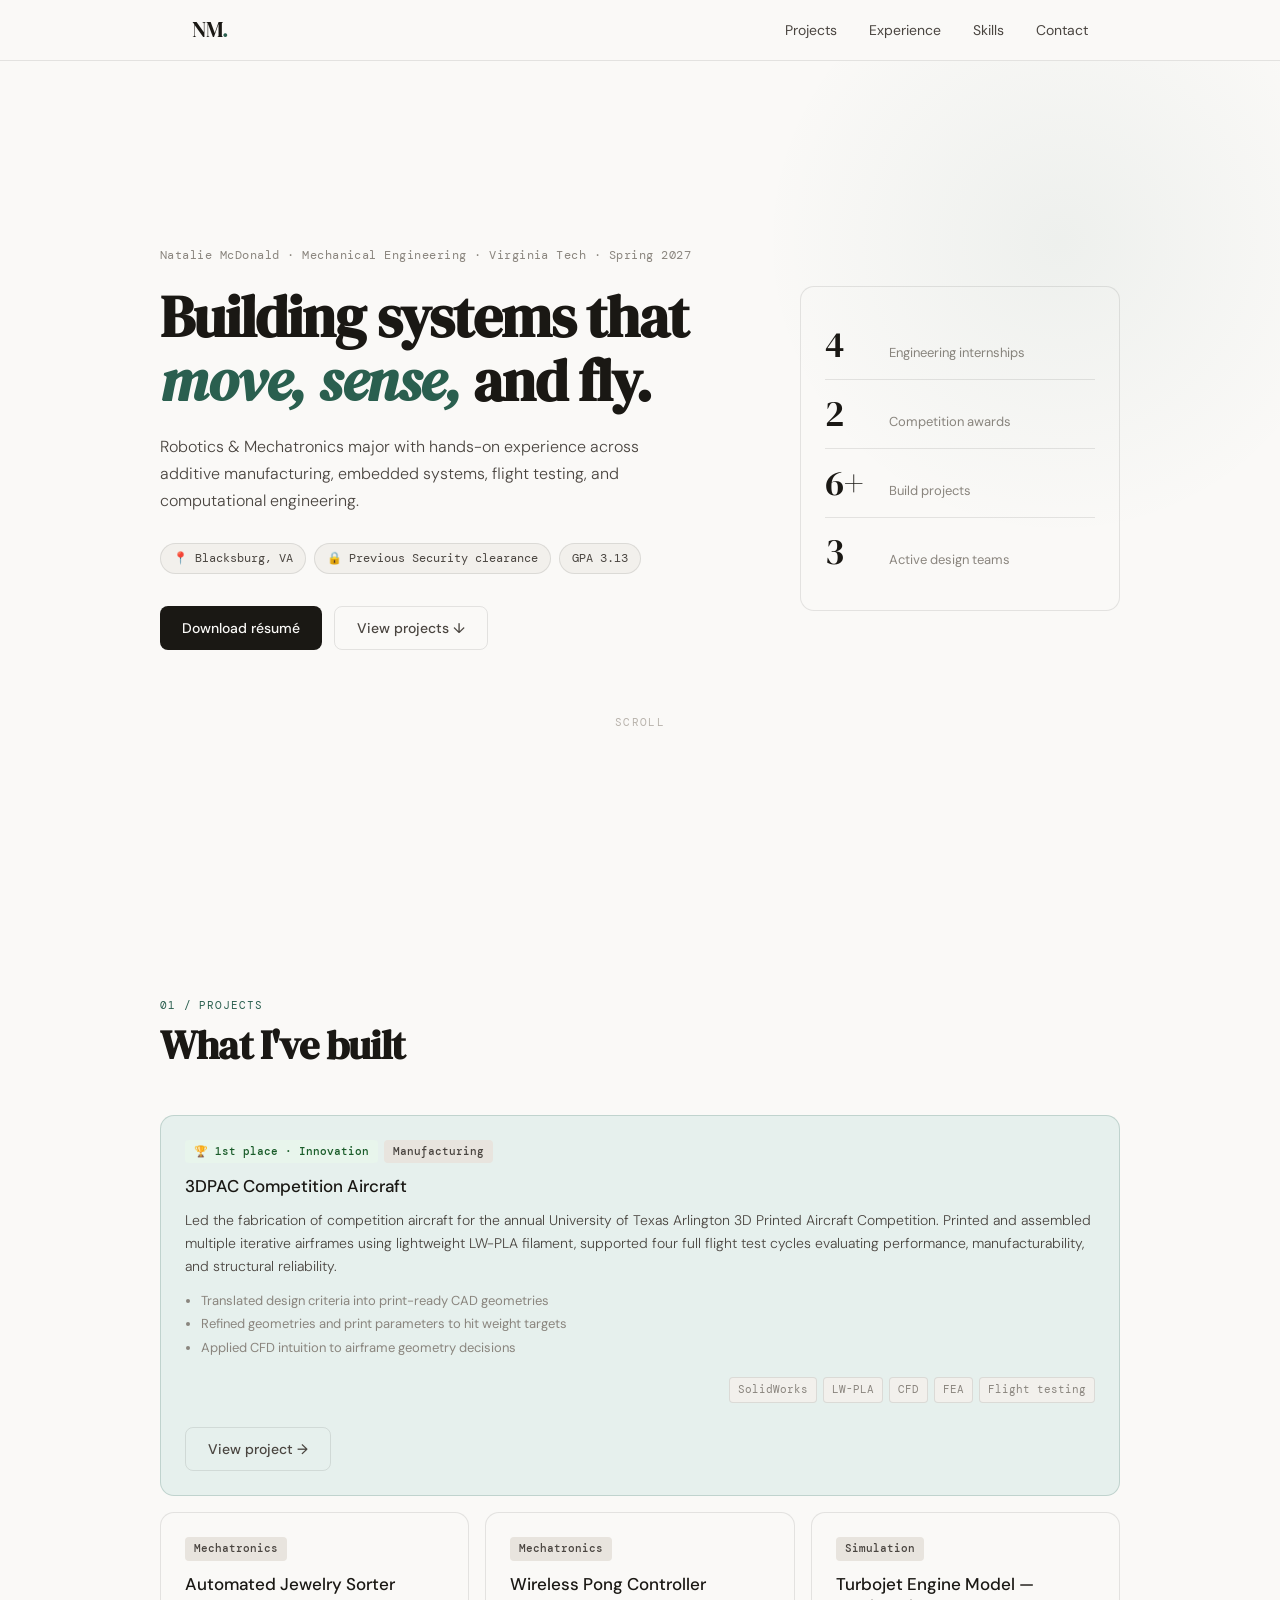
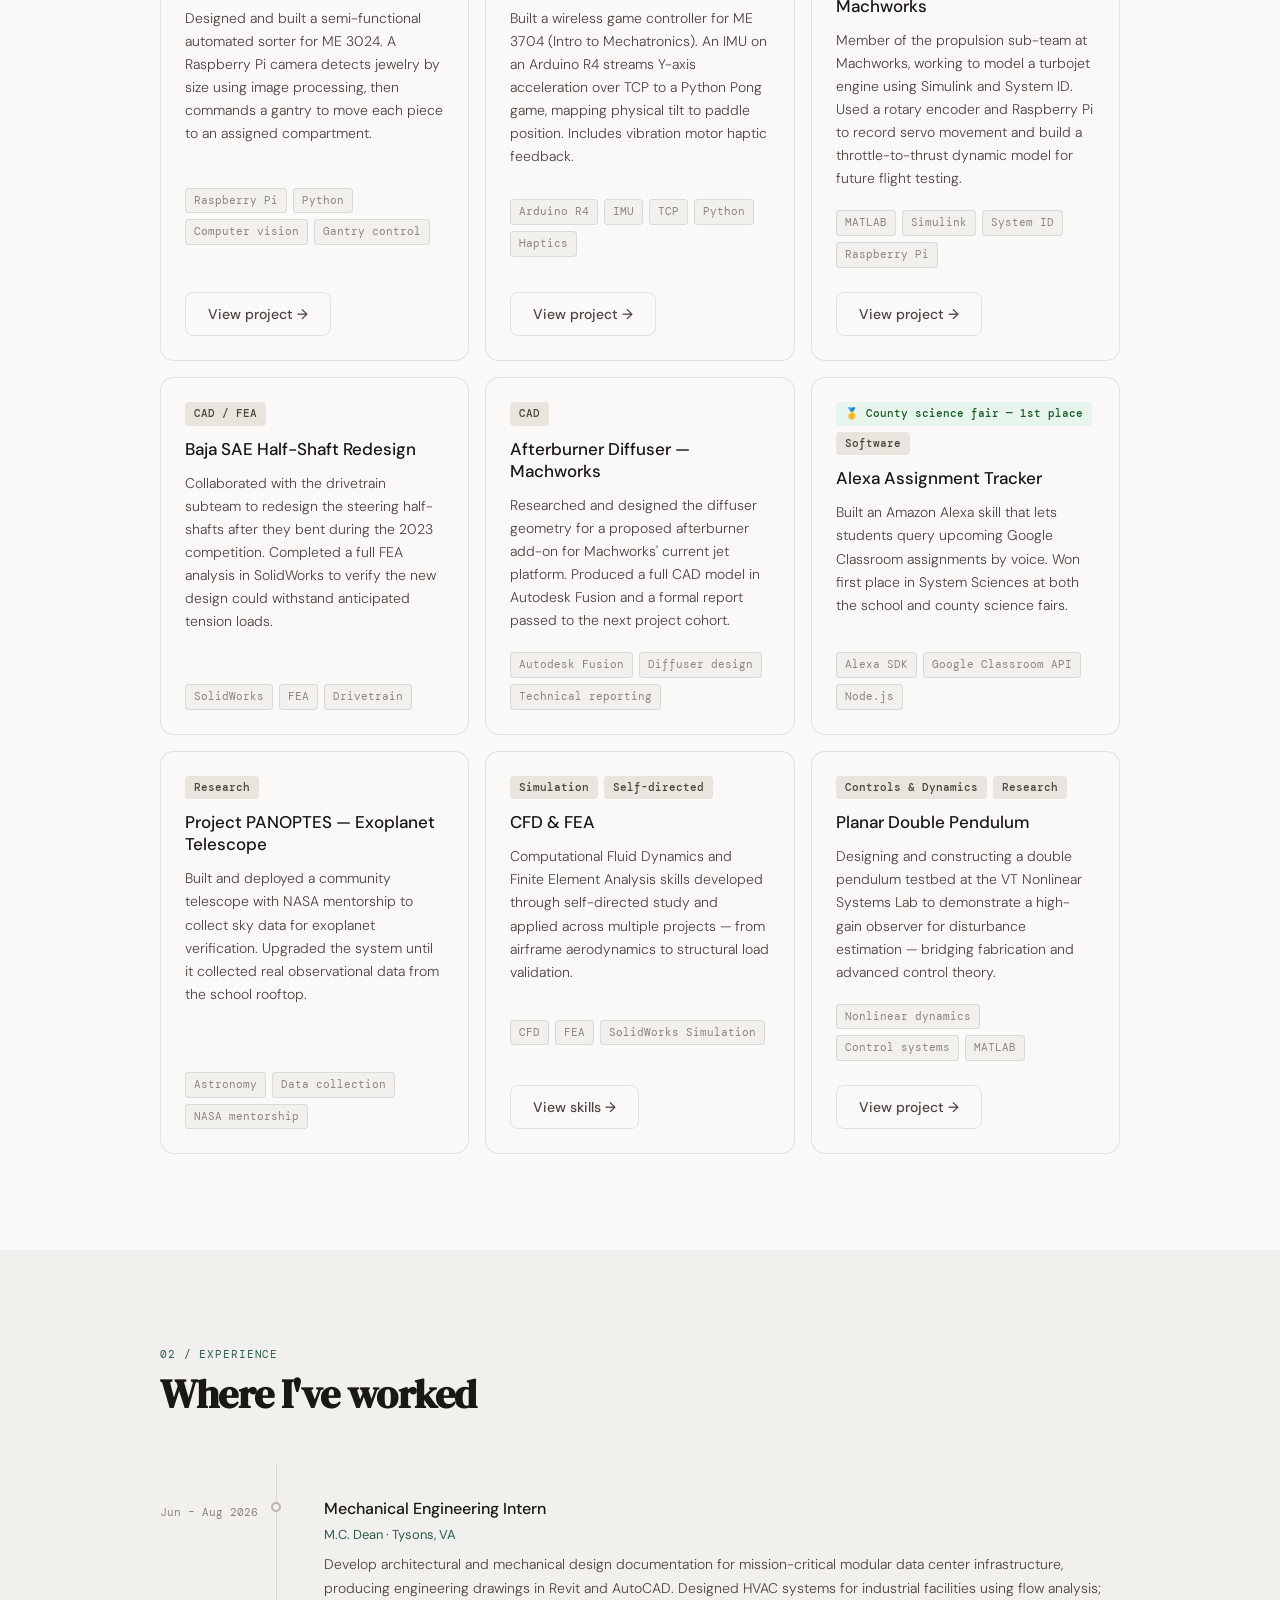
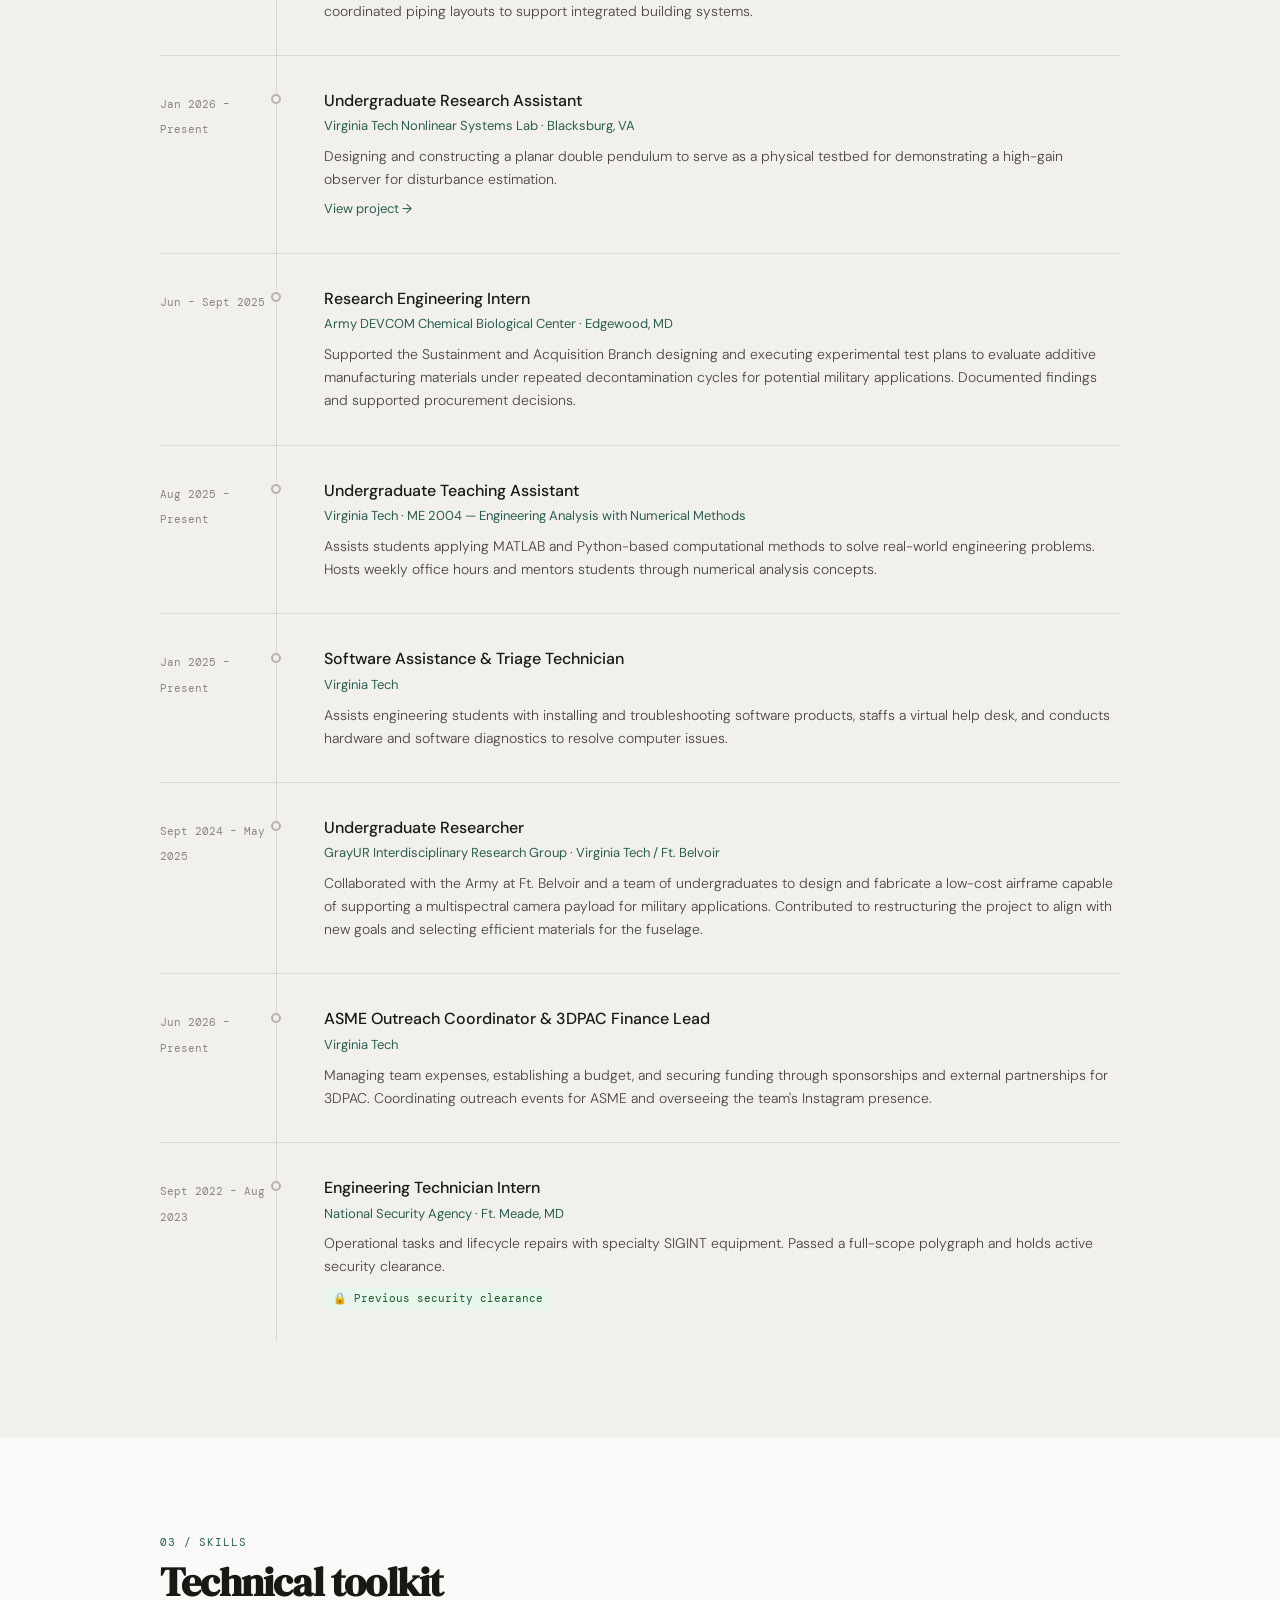
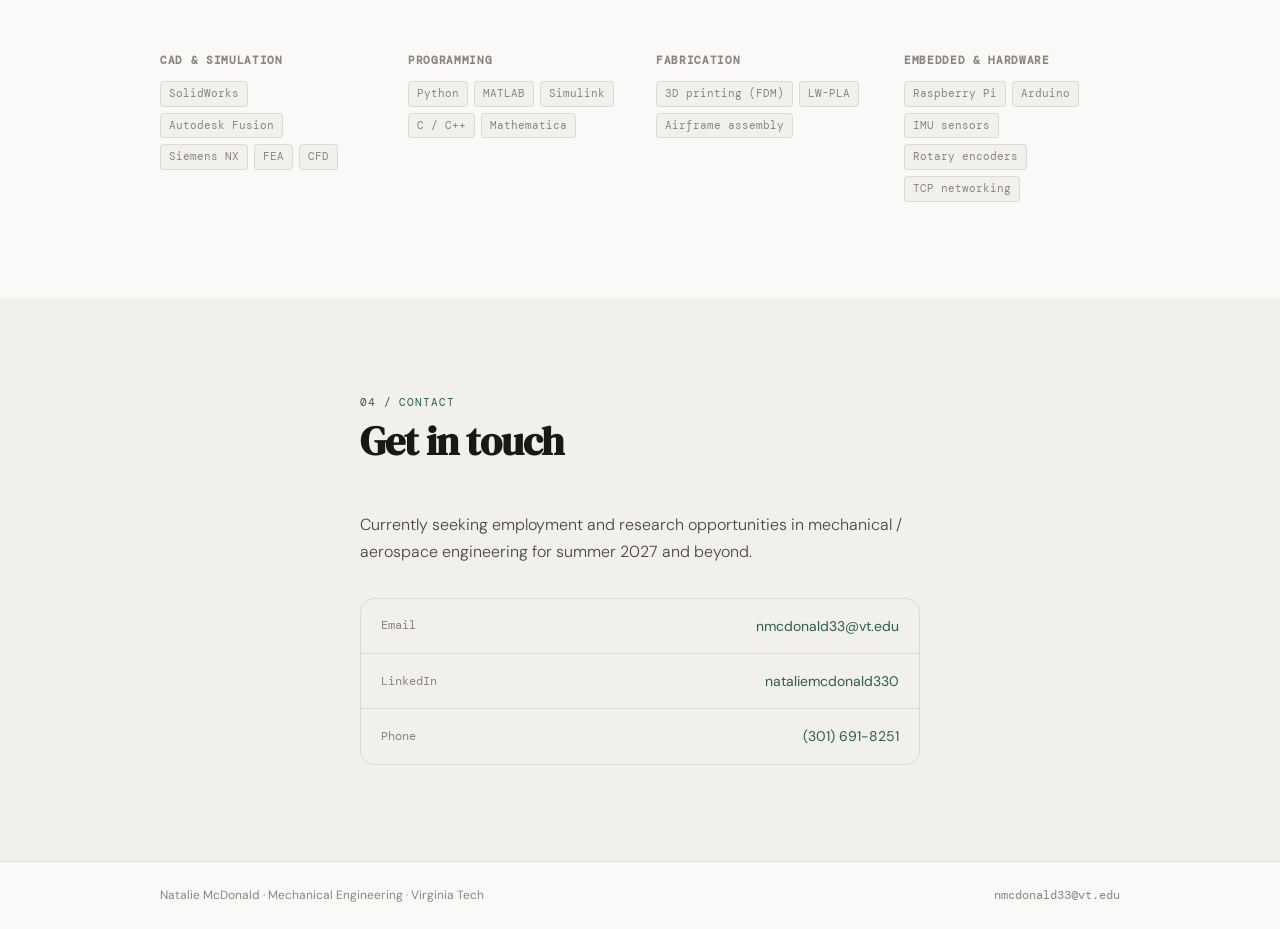
<file: index.html>
<!DOCTYPE html>
<html lang="en">
<head>
  <meta charset="UTF-8" />
  <meta name="viewport" content="width=device-width, initial-scale=1.0" />
  <title>Natalie McDonald — Mechanical Engineering</title>
  <meta name="description" content="Portfolio of Natalie McDonald, Mechanical Engineering student at Virginia Tech specializing in Robotics & Mechatronics." />
  <link rel="preconnect" href="https://fonts.googleapis.com" />
  <link rel="preconnect" href="https://fonts.gstatic.com" crossorigin />
  <link href="https://fonts.googleapis.com/css2?family=DM+Serif+Display&family=DM+Mono:wght@400;500&family=DM+Sans:ital,opsz,wght@0,9..40,300;0,9..40,400;0,9..40,500;1,9..40,300&display=swap" rel="stylesheet" />
  <link rel="stylesheet" href="style.css" />
</head>
<body>

  <!-- NAV -->
  <header class="nav">
    <div class="nav-inner">
      <a href="#" class="nav-logo">NM<span class="nav-logo-dot">.</span></a>
      <nav class="nav-links">
        <a href="#projects">Projects</a>
        <a href="#experience">Experience</a>
        <a href="#skills">Skills</a>
        <a href="#contact">Contact</a>
      </nav>
      <button class="nav-menu-btn" id="menuBtn" aria-label="Open menu">&#9776;</button>
    </div>
    <div class="nav-mobile" id="mobileMenu">
      <a href="#projects" onclick="closeMenu()">Projects</a>
      <a href="#experience" onclick="closeMenu()">Experience</a>
      <a href="#skills" onclick="closeMenu()">Skills</a>
      <a href="#contact" onclick="closeMenu()">Contact</a>
    </div>
  </header>

  <main>

    <!-- HERO -->
    <section class="hero">
      <div class="hero-inner">
        <div class="hero-text">
          <div class="hero-label">Natalie McDonald · Mechanical Engineering · Virginia Tech · Spring 2027</div>
          <h1 class="hero-title">Building systems that <em>move, sense,</em> and fly.</h1>
          <p class="hero-sub">
            Robotics &amp; Mechatronics major with hands-on experience across additive manufacturing, embedded systems, flight testing, and computational engineering.
          <div class="hero-pills">
            <span class="pill">📍 Blacksburg, VA</span>
            <span class="pill">🔒 Previous Security clearance</span>
            <span class="pill">GPA 3.13</span>
          </div>
          <div class="hero-actions">
            <a href="NMcDonald_Resume_up" class="btn btn-primary" download>Download résumé</a>
            <a href="#projects" class="btn btn-ghost">View projects ↓</a>
          </div>
        </div>
        <div class="hero-aside">
          <div class="hero-stat-card">
            <div class="stat-row">
              <span class="stat-num">4</span>
              <span class="stat-label">Engineering internships</span>
            </div>
            <div class="stat-row">
              <span class="stat-num">2</span>
              <span class="stat-label">Competition awards</span>
            </div>
            <div class="stat-row">
              <span class="stat-num">6+</span>
              <span class="stat-label">Build projects</span>
            </div>
            <div class="stat-row">
              <span class="stat-num">3</span>
              <span class="stat-label">Active design teams</span>
            </div>
          </div>
        </div>
      </div>
      <div class="hero-scroll-hint" aria-hidden="true">scroll</div>
    </section>

    <!-- PROJECTS -->
    <section class="section" id="projects">
      <div class="section-inner">
        <div class="section-header">
          <span class="section-tag">01 / Projects</span>
          <h2 class="section-title">What I've built</h2>
        </div>

        <div class="proj-grid">

          <!-- FEATURED -->
          <article class="proj-card proj-featured">
            <div class="proj-card-top">
              <div class="proj-badges">
                <span class="badge badge-win">🏆 1st place · Innovation</span>
                <span class="badge badge-cat">Manufacturing</span>
              </div>
              <h3 class="proj-title">3DPAC Competition Aircraft</h3>
              <p class="proj-desc">
                Led the fabrication of competition aircraft for the annual University of Texas Arlington 3D Printed Aircraft Competition. Printed and assembled multiple iterative airframes using lightweight LW-PLA filament, supported four full flight test cycles evaluating performance, manufacturability, and structural reliability.
              </p>
              <ul class="proj-details">
                <li>Translated design criteria into print-ready CAD geometries</li>
                <li>Refined geometries and print parameters to hit weight targets</li>
                <li>Applied CFD intuition to airframe geometry decisions</li>
              </ul>
            </div>
            <div class="proj-tags">
              <span class="tag">SolidWorks</span>
              <span class="tag">LW-PLA</span>
              <span class="tag">CFD</span>
              <span class="tag">FEA</span>
              <span class="tag">Flight testing</span>
            </div>
            <a href="projects/3dpac.html" class="btn btn-ghost" style="align-self:flex-start;margin-top:0.25rem">View project →</a>
          </article>

          <article class="proj-card">
            <div class="proj-card-top">
              <div class="proj-badges">
                <span class="badge badge-cat">Mechatronics</span>
              </div>
              <h3 class="proj-title">Automated Jewelry Sorter</h3>
              <p class="proj-desc">
                Designed and built a semi-functional automated sorter for ME 3024. A Raspberry Pi camera detects jewelry by size using image processing, then commands a gantry to move each piece to an assigned compartment.
              </p>
            </div>
            <div class="proj-tags">
              <span class="tag">Raspberry Pi</span>
              <span class="tag">Python</span>
              <span class="tag">Computer vision</span>
              <span class="tag">Gantry control</span>
            </div>
            <a href="projects/jewelry-sorter.html" class="btn btn-ghost" style="align-self:flex-start;margin-top:0.25rem">View project →</a>
          </article>

          <article class="proj-card">
            <div class="proj-card-top">
              <div class="proj-badges">
                <span class="badge badge-cat">Mechatronics</span>
              </div>
              <h3 class="proj-title">Wireless Pong Controller</h3>
              <p class="proj-desc">
                Built a wireless game controller for ME 3704 (Intro to Mechatronics). An IMU on an Arduino R4 streams Y-axis acceleration over TCP to a Python Pong game, mapping physical tilt to paddle position. Includes vibration motor haptic feedback.
              </p>
            </div>
            <div class="proj-tags">
              <span class="tag">Arduino R4</span>
              <span class="tag">IMU</span>
              <span class="tag">TCP</span>
              <span class="tag">Python</span>
              <span class="tag">Haptics</span>
            </div>
            <a href="projects/wii-controller.html" class="btn btn-ghost" style="align-self:flex-start;margin-top:0.25rem">View project →</a>
          </article>

          <article class="proj-card">
            <div class="proj-card-top">
              <div class="proj-badges">
                <span class="badge badge-cat">Simulation</span>
              </div>
              <h3 class="proj-title">Turbojet Engine Model — Machworks</h3>
              <p class="proj-desc">
                Member of the propulsion sub-team at Machworks, working to model a turbojet engine using Simulink and System ID. Used a rotary encoder and Raspberry Pi to record servo movement and build a throttle-to-thrust dynamic model for future flight testing.
              </p>
            </div>
            <div class="proj-tags">
              <span class="tag">MATLAB</span>
              <span class="tag">Simulink</span>
              <span class="tag">System ID</span>
              <span class="tag">Raspberry Pi</span>
            </div>
            <a href="projects/machworks.html" class="btn btn-ghost" style="align-self:flex-start;margin-top:0.25rem">View project →</a>
          </article>

          <article class="proj-card">
            <div class="proj-card-top">
              <div class="proj-badges">
                <span class="badge badge-cat">CAD / FEA</span>
              </div>
              <h3 class="proj-title">Baja SAE Half-Shaft Redesign</h3>
              <p class="proj-desc">
                Collaborated with the drivetrain subteam to redesign the steering half-shafts after they bent during the 2023 competition. Completed a full FEA analysis in SolidWorks to verify the new design could withstand anticipated tension loads.
              </p>
            </div>
            <div class="proj-tags">
              <span class="tag">SolidWorks</span>
              <span class="tag">FEA</span>
              <span class="tag">Drivetrain</span>
            </div>
          </article>

          <article class="proj-card">
            <div class="proj-card-top">
              <div class="proj-badges">
                <span class="badge badge-cat">CAD</span>
              </div>
              <h3 class="proj-title">Afterburner Diffuser — Machworks</h3>
              <p class="proj-desc">
                Researched and designed the diffuser geometry for a proposed afterburner add-on for Machworks' current jet platform. Produced a full CAD model in Autodesk Fusion and a formal report passed to the next project cohort.
              </p>
            </div>
            <div class="proj-tags">
              <span class="tag">Autodesk Fusion</span>
              <span class="tag">Diffuser design</span>
              <span class="tag">Technical reporting</span>
            </div>
          </article>

          <article class="proj-card">
            <div class="proj-card-top">
              <div class="proj-badges">
                <span class="badge badge-win">🥇 County science fair — 1st place</span>
                <span class="badge badge-cat">Software</span>
              </div>
              <h3 class="proj-title">Alexa Assignment Tracker</h3>
              <p class="proj-desc">
                Built an Amazon Alexa skill that lets students query upcoming Google Classroom assignments by voice. Won first place in System Sciences at both the school and county science fairs.
              </p>
            </div>
            <div class="proj-tags">
              <span class="tag">Alexa SDK</span>
              <span class="tag">Google Classroom API</span>
              <span class="tag">Node.js</span>
            </div>
          </article>

          <article class="proj-card">
            <div class="proj-card-top">
              <div class="proj-badges">
                <span class="badge badge-cat">Research</span>
              </div>
              <h3 class="proj-title">Project PANOPTES — Exoplanet Telescope</h3>
              <p class="proj-desc">
                Built and deployed a community telescope with NASA mentorship to collect sky data for exoplanet verification. Upgraded the system until it collected real observational data from the school rooftop.
              </p>
            </div>
            <div class="proj-tags">
              <span class="tag">Astronomy</span>
              <span class="tag">Data collection</span>
              <span class="tag">NASA mentorship</span>
            </div>
          </article>

          <article class="proj-card">
            <div class="proj-card-top">
              <div class="proj-badges">
                <span class="badge badge-cat">Simulation</span>
                <span class="badge badge-cat">Self-directed</span>
              </div>
              <h3 class="proj-title">CFD & FEA</h3>
              <p class="proj-desc">
                Computational Fluid Dynamics and Finite Element Analysis skills developed through self-directed study and applied across multiple projects — from airframe aerodynamics to structural load validation.
              </p>
            </div>
            <div class="proj-tags">
              <span class="tag">CFD</span>
              <span class="tag">FEA</span>
              <span class="tag">SolidWorks Simulation</span>
            </div>
            <a href="projects/cfd-fea.html" class="btn btn-ghost" style="align-self:flex-start;margin-top:0.25rem">View skills →</a>
          </article>

          <article class="proj-card">
            <div class="proj-card-top">
              <div class="proj-badges">
                <span class="badge badge-cat">Controls & Dynamics</span>
                <span class="badge badge-cat">Research</span>
              </div>
              <h3 class="proj-title">Planar Double Pendulum</h3>
              <p class="proj-desc">
                Designing and constructing a double pendulum testbed at the VT Nonlinear Systems Lab to demonstrate a high-gain observer for disturbance estimation — bridging fabrication and advanced control theory.
              </p>
            </div>
            <div class="proj-tags">
              <span class="tag">Nonlinear dynamics</span>
              <span class="tag">Control systems</span>
              <span class="tag">MATLAB</span>
            </div>
            <a href="projects/double-pendulum.html" class="btn btn-ghost" style="align-self:flex-start;margin-top:0.25rem">View project →</a>
          </article>

        </div>
      </div>
    </section>

    <!-- EXPERIENCE -->
    <section class="section section-alt" id="experience">
      <div class="section-inner">
        <div class="section-header">
          <span class="section-tag">02 / Experience</span>
          <h2 class="section-title">Where I've worked</h2>
        </div>

        <div class="exp-list">

          <div class="exp-item">
            <div class="exp-meta">
              <span class="exp-date">Jun – Aug 2026</span>
            </div>
            <div class="exp-body">
              <div class="exp-header">
                <h3 class="exp-role">Mechanical Engineering Intern</h3>
                <span class="exp-org">M.C. Dean · Tysons, VA</span>
              </div>
              <p class="exp-desc">Develop architectural and mechanical design documentation for mission-critical modular data center infrastructure, producing engineering drawings in Revit and AutoCAD. Designed HVAC systems for industrial facilities using flow analysis; coordinated piping layouts to support integrated building systems.</p>
            </div>
          </div>

          <div class="exp-item">
            <div class="exp-meta">
              <span class="exp-date">Jan 2026 – Present</span>
            </div>
            <div class="exp-body">
              <div class="exp-header">
                <h3 class="exp-role">Undergraduate Research Assistant</h3>
                <span class="exp-org">Virginia Tech Nonlinear Systems Lab · Blacksburg, VA</span>
              </div>
              <p class="exp-desc">Designing and constructing a planar double pendulum to serve as a physical testbed for demonstrating a high-gain observer for disturbance estimation.</p>
              <a href="projects/double-pendulum.html" style="display:inline-block;margin-top:0.5rem;font-size:13px;color:var(--accent)">View project →</a>
            </div>
          </div>

          <div class="exp-item">
            <div class="exp-meta">
              <span class="exp-date">Jun – Sept 2025</span>
            </div>
            <div class="exp-body">
              <div class="exp-header">
                <h3 class="exp-role">Research Engineering Intern</h3>
                <span class="exp-org">Army DEVCOM Chemical Biological Center · Edgewood, MD</span>
              </div>
              <p class="exp-desc">Supported the Sustainment and Acquisition Branch designing and executing experimental test plans to evaluate additive manufacturing materials under repeated decontamination cycles for potential military applications. Documented findings and supported procurement decisions.</p>
            </div>
          </div>

          <div class="exp-item">
            <div class="exp-meta">
              <span class="exp-date">Aug 2025 – Present</span>
            </div>
            <div class="exp-body">
              <div class="exp-header">
                <h3 class="exp-role">Undergraduate Teaching Assistant</h3>
                <span class="exp-org">Virginia Tech · ME 2004 — Engineering Analysis with Numerical Methods</span>
              </div>
              <p class="exp-desc">Assists students applying MATLAB and Python-based computational methods to solve real-world engineering problems. Hosts weekly office hours and mentors students through numerical analysis concepts.</p>
            </div>
          </div>

          <div class="exp-item">
            <div class="exp-meta">
              <span class="exp-date">Jan 2025 – Present</span>
            </div>
            <div class="exp-body">
              <div class="exp-header">
                <h3 class="exp-role">Software Assistance & Triage Technician</h3>
                <span class="exp-org">Virginia Tech</span>
              </div>
              <p class="exp-desc">Assists engineering students with installing and troubleshooting software products, staffs a virtual help desk, and conducts hardware and software diagnostics to resolve computer issues.</p>
            </div>
          </div>

          <div class="exp-item">
            <div class="exp-meta">
              <span class="exp-date">Sept 2024 – May 2025</span>
            </div>
            <div class="exp-body">
              <div class="exp-header">
                <h3 class="exp-role">Undergraduate Researcher</h3>
                <span class="exp-org">GrayUR Interdisciplinary Research Group · Virginia Tech / Ft. Belvoir</span>
              </div>
              <p class="exp-desc">Collaborated with the Army at Ft. Belvoir and a team of undergraduates to design and fabricate a low-cost airframe capable of supporting a multispectral camera payload for military applications. Contributed to restructuring the project to align with new goals and selecting efficient materials for the fuselage.</p>
            </div>
          </div>

          <div class="exp-item">
            <div class="exp-meta">
              <span class="exp-date">Jun 2026 – Present</span>
            </div>
            <div class="exp-body">
              <div class="exp-header">
                <h3 class="exp-role">ASME Outreach Coordinator & 3DPAC Finance Lead</h3>
                <span class="exp-org">Virginia Tech</span>
              </div>
              <p class="exp-desc">Managing team expenses, establishing a budget, and securing funding through sponsorships and external partnerships for 3DPAC. Coordinating outreach events for ASME and overseeing the team's Instagram presence.</p>
            </div>
          </div>

          <div class="exp-item">
            <div class="exp-meta">
              <span class="exp-date">Sept 2022 – Aug 2023</span>
            </div>
            <div class="exp-body">
              <div class="exp-header">
                <h3 class="exp-role">Engineering Technician Intern</h3>
                <span class="exp-org">National Security Agency · Ft. Meade, MD</span>
              </div>
              <p class="exp-desc">Operational tasks and lifecycle repairs with specialty SIGINT equipment. Passed a full-scope polygraph and holds active security clearance.</p>
              <span class="exp-badge">🔒 Previous security clearance</span>
            </div>
          </div>

        </div>
      </div>
    </section>

    <!-- SKILLS -->
    <section class="section" id="skills">
      <div class="section-inner">
        <div class="section-header">
          <span class="section-tag">03 / Skills</span>
          <h2 class="section-title">Technical toolkit</h2>
        </div>

        <div class="skills-grid">
          <div class="skill-group">
            <h4 class="skill-group-label">CAD &amp; Simulation</h4>
            <div class="skill-tags">
              <span class="tag">SolidWorks</span>
              <span class="tag">Autodesk Fusion</span>
              <span class="tag">Siemens NX</span>
              <span class="tag">FEA</span>
              <span class="tag">CFD</span>
            </div>
          </div>
          <div class="skill-group">
            <h4 class="skill-group-label">Programming</h4>
            <div class="skill-tags">
              <span class="tag">Python</span>
              <span class="tag">MATLAB</span>
              <span class="tag">Simulink</span>
              <span class="tag">C / C++</span>
              <span class="tag">Mathematica</span>
            </div>
          </div>
          <div class="skill-group">
            <h4 class="skill-group-label">Fabrication</h4>
            <div class="skill-tags">
              <span class="tag">3D printing (FDM)</span>
              <span class="tag">LW-PLA</span>
              <span class="tag">Airframe assembly</span>
            </div>
          </div>
          <div class="skill-group">
            <h4 class="skill-group-label">Embedded &amp; Hardware</h4>
            <div class="skill-tags">
              <span class="tag">Raspberry Pi</span>
              <span class="tag">Arduino</span>
              <span class="tag">IMU sensors</span>
              <span class="tag">Rotary encoders</span>
              <span class="tag">TCP networking</span>
            </div>
          </div>
        </div>
      </div>
    </section>

    <!-- CONTACT -->
    <section class="section section-alt" id="contact">
      <div class="section-inner contact-inner">
        <div class="section-header">
          <span class="section-tag">04 / Contact</span>
          <h2 class="section-title">Get in touch</h2>
        </div>
        <p class="contact-sub">Currently seeking employment and research opportunities in mechanical / aerospace engineering for summer 2027 and beyond.</p>
        <div class="contact-links">
          <a href="mailto:nmcdonald33@vt.edu" class="contact-link">
            <span class="contact-link-label">Email</span>
            <span class="contact-link-val">nmcdonald33@vt.edu</span>
          </a>
          <a href="https://linkedin.com/in/nataliemcdonald330" target="_blank" rel="noopener" class="contact-link">
            <span class="contact-link-label">LinkedIn</span>
            <span class="contact-link-val">nataliemcdonald330</span>
          </a>
          <a href="tel:3016918251" class="contact-link">
            <span class="contact-link-label">Phone</span>
            <span class="contact-link-val">(301) 691-8251</span>
          </a>
        </div>
      </div>
    </section>

  </main>

  <footer class="footer">
    <div class="footer-inner">
      <span>Natalie McDonald · Mechanical Engineering · Virginia Tech</span>
      <span class="footer-mono">nmcdonald33@vt.edu</span>
    </div>
  </footer>

  <script src="script.js"></script>
</body>
</html>
</file>
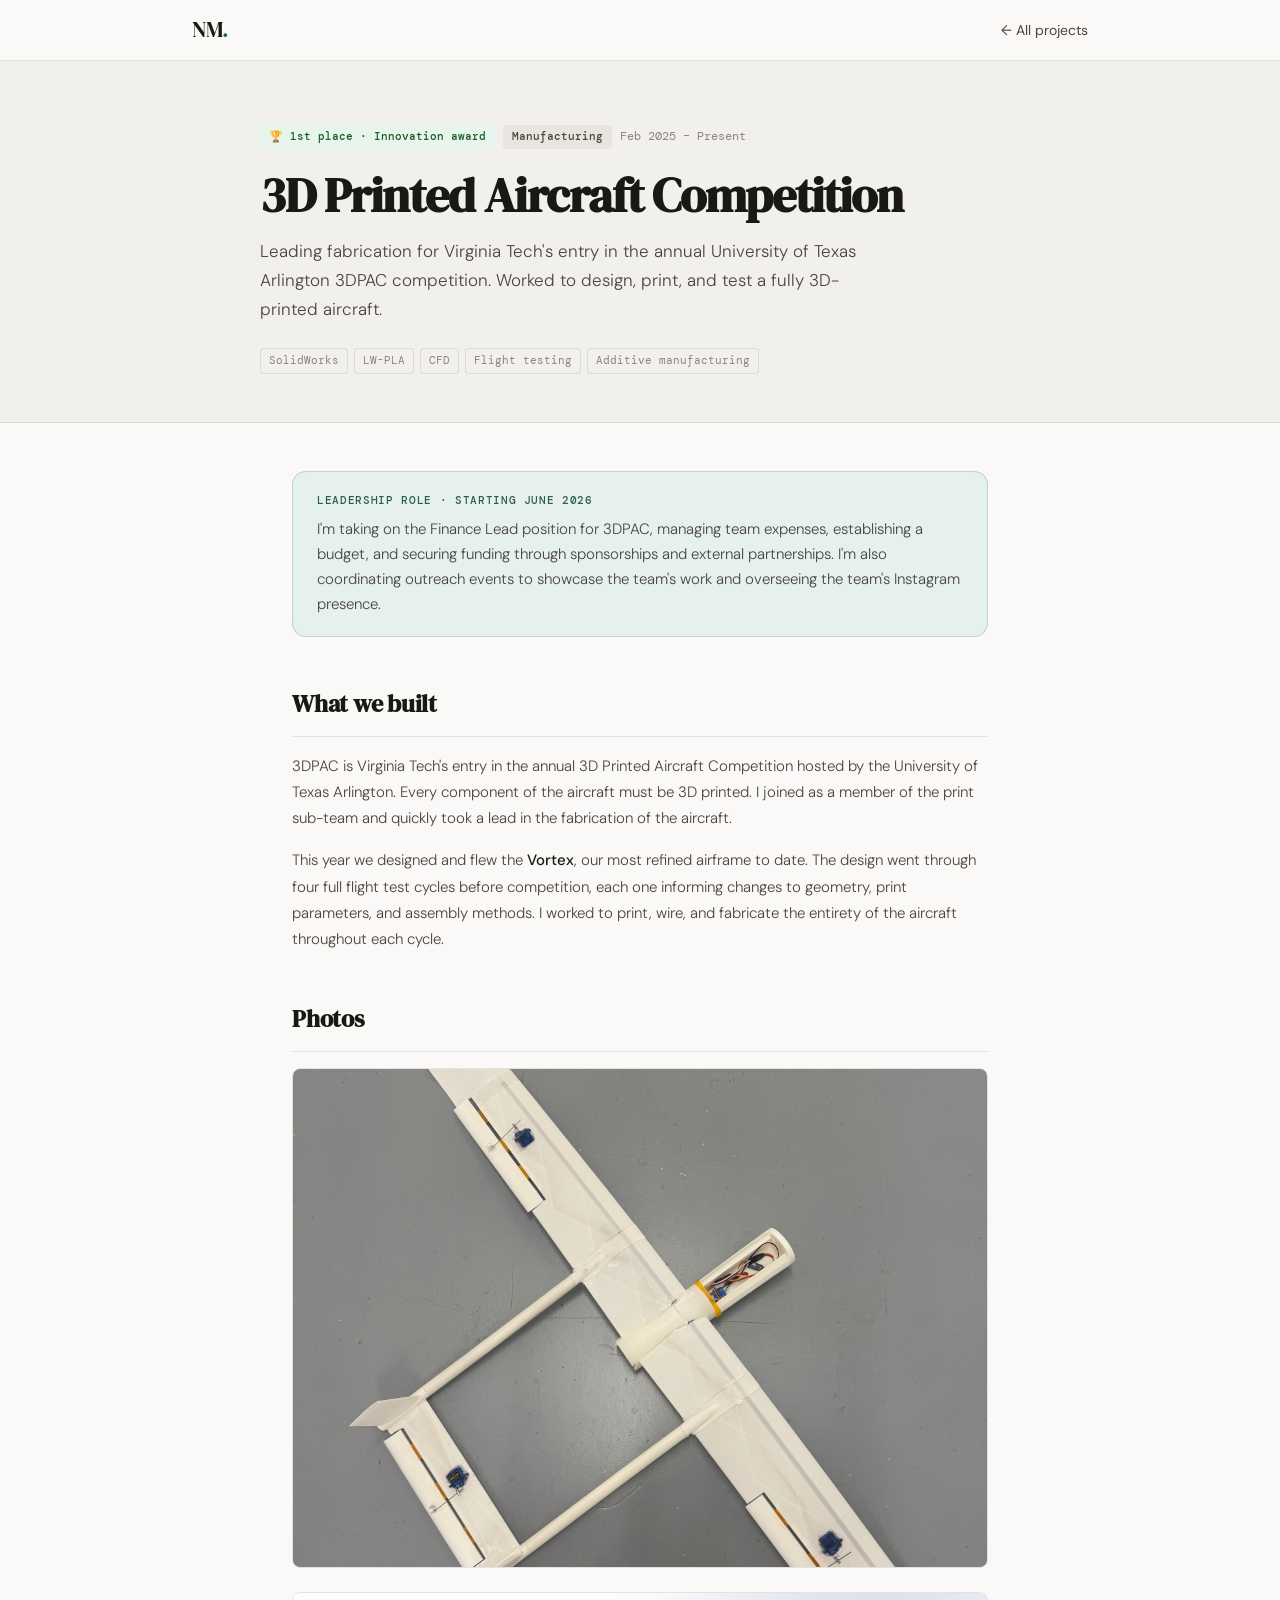
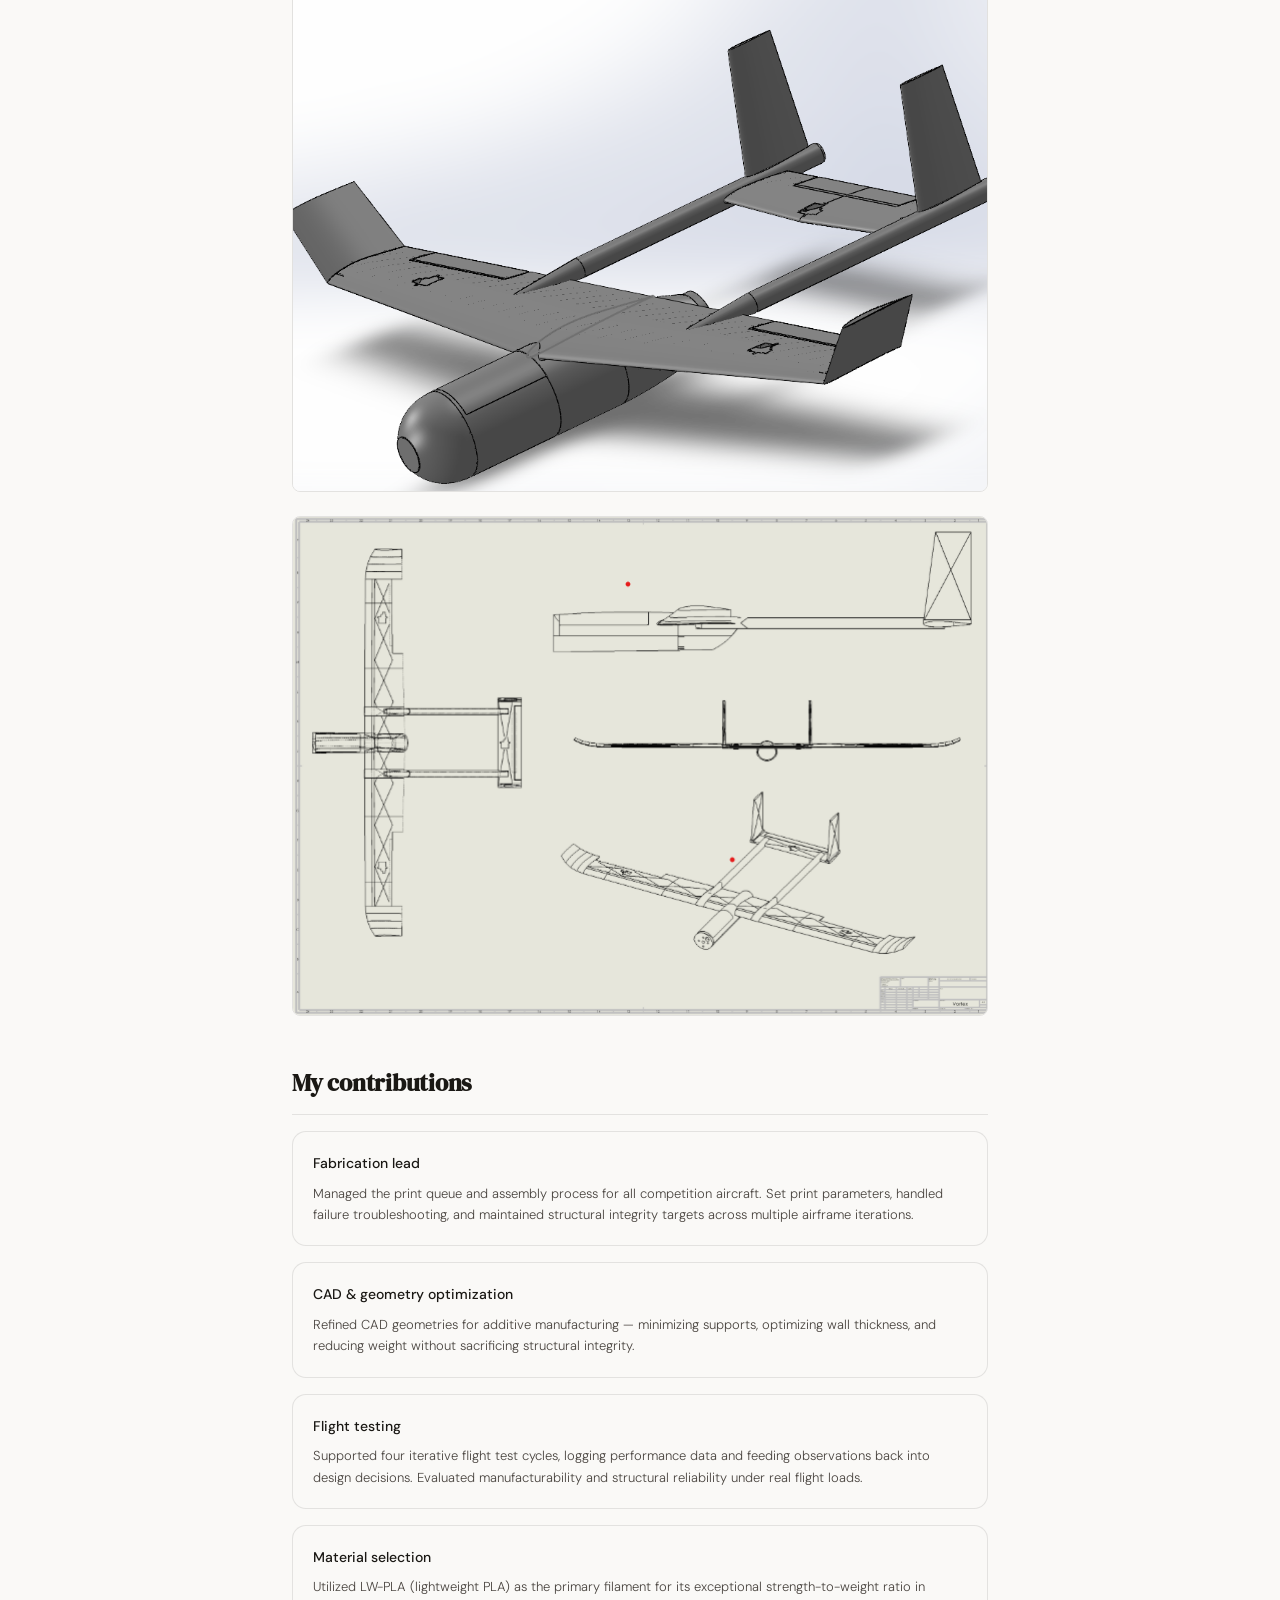
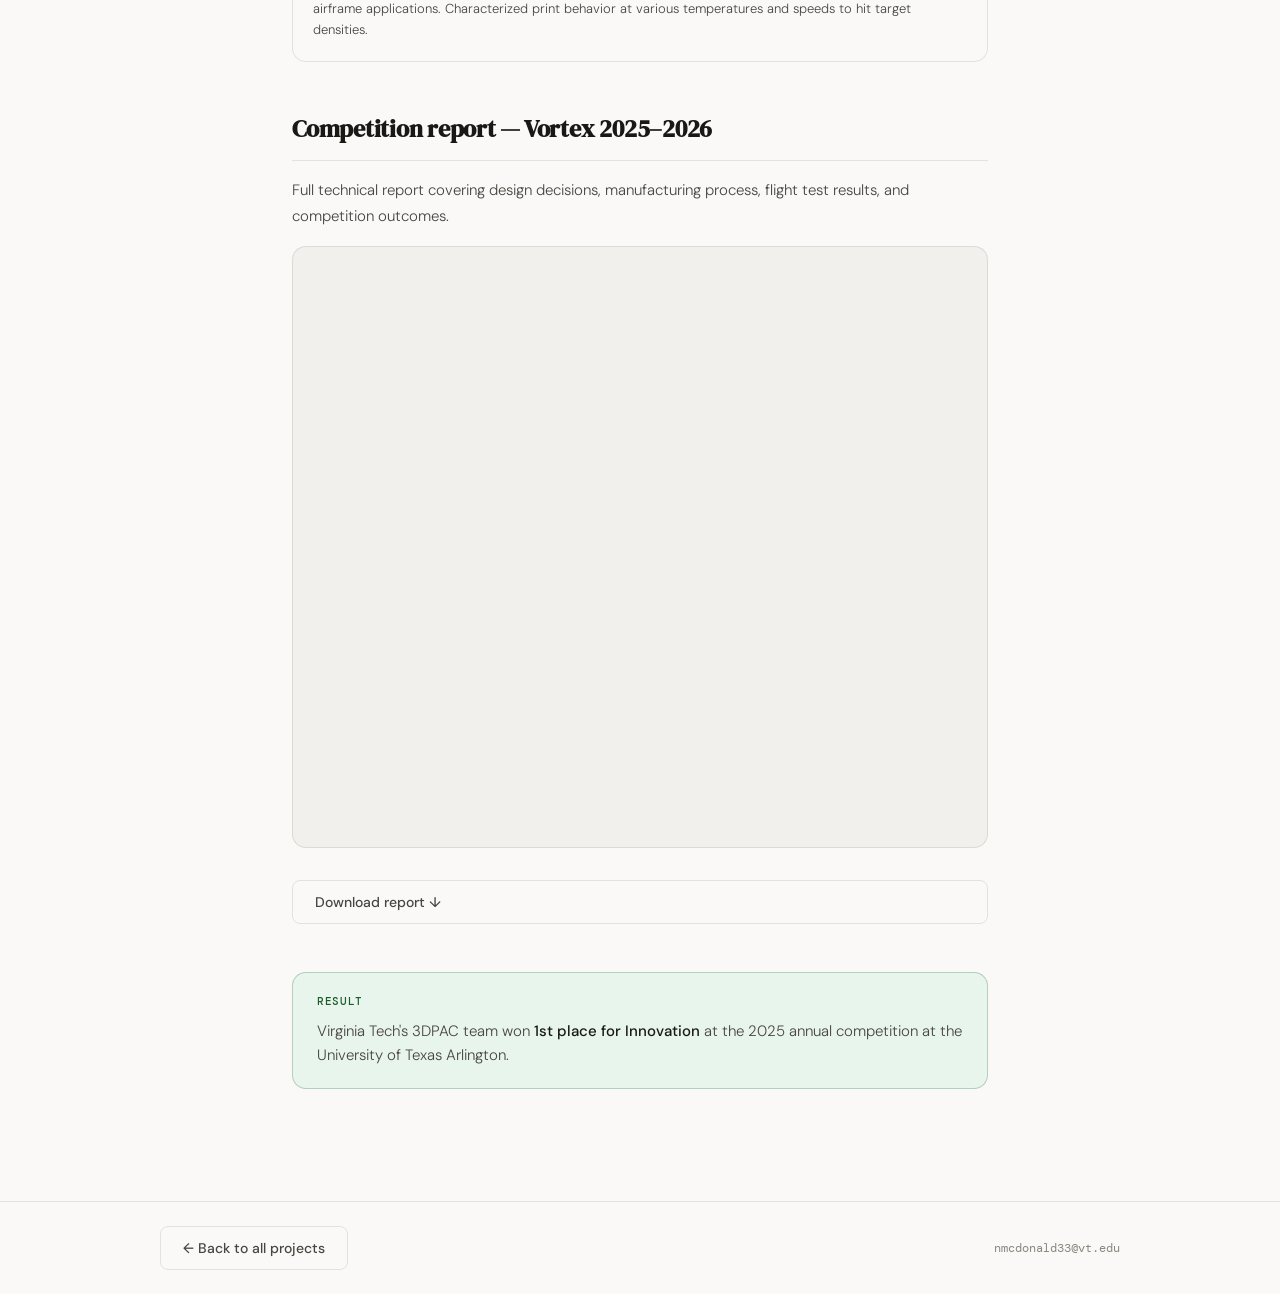
<file: projects/3dpac.html>
<!DOCTYPE html>
<html lang="en">
<head>
  <meta charset="UTF-8" />
  <meta name="viewport" content="width=device-width, initial-scale=1.0" />
  <title>3DPAC — Natalie McDonald</title>
  <link rel="preconnect" href="https://fonts.googleapis.com" />
  <link rel="preconnect" href="https://fonts.gstatic.com" crossorigin />
  <link href="https://fonts.googleapis.com/css2?family=DM+Serif+Display&family=DM+Mono:wght@400;500&family=DM+Sans:ital,opsz,wght@0,9..40,300;0,9..40,400;0,9..40,500;1,9..40,300&display=swap" rel="stylesheet" />
  <link rel="stylesheet" href="../style.css" />
  <link rel="stylesheet" href="project.css" />
</head>
<body>

  <header class="nav">
    <div class="nav-inner">
      <a href="../index.html" class="nav-logo">NM<span class="nav-logo-dot">.</span></a>
      <nav class="nav-links">
        <a href="../index.html#projects">← All projects</a>
      </nav>
    </div>
  </header>

  <main class="proj-page">

    <div class="proj-page-hero">
      <div class="proj-page-inner">
        <div class="proj-page-meta">
          <span class="badge badge-win">🏆 1st place · Innovation award</span>
          <span class="badge badge-cat">Manufacturing</span>
          <span class="proj-date">Feb 2025 – Present</span>
        </div>
        <h1 class="proj-page-title">3D Printed Aircraft Competition</h1>
        <p class="proj-page-sub">Leading fabrication for Virginia Tech's entry in the annual University of Texas Arlington 3DPAC competition. Worked to design, print, and test a fully 3D-printed aircraft.</p>
        <div class="proj-tags" style="margin-top:1.5rem">
          <span class="tag">SolidWorks</span>
          <span class="tag">LW-PLA</span>
          <span class="tag">CFD</span>
          <span class="tag">Flight testing</span>
          <span class="tag">Additive manufacturing</span>
        </div>
      </div>
    </div>

    <div class="proj-page-inner proj-page-body">

      <!-- Role highlight -->
      <div class="callout">
        <div class="callout-label">Leadership role · Starting June 2026</div>
        <p>I'm taking on the Finance Lead position for 3DPAC, managing team expenses, establishing a budget, and securing funding through sponsorships and external partnerships. I'm also coordinating outreach events to showcase the team's work and overseeing the team's Instagram presence.</p>
      </div>

      <!-- Overview -->
      <section class="proj-section">
        <h2 class="proj-section-title">What we built</h2>
        <p>3DPAC is Virginia Tech's entry in the annual 3D Printed Aircraft Competition hosted by the University of Texas Arlington. Every component of the aircraft must be 3D printed. I joined as a member of the print sub-team and quickly took a lead in the fabrication of the aircraft.</p>
        <p>This year we designed and flew the <strong>Vortex</strong>, our most refined airframe to date. The design went through four full flight test cycles before competition, each one informing changes to geometry, print parameters, and assembly methods. I worked to print, wire, and fabricate the entirety of the aircraft throughout each cycle.</p>
      </section>

      <!-- Photo gallery -->
      <section class="proj-section">
        <h2 class="proj-section-title">Photos</h2>
        <div class="photo-grid">
          <img src="../images/Plane 2_2.jpeg" alt="Vortex aircraft" />
          <img src="../images/cad_compl.PNG" alt="CAD model" />
          <img src="../images/vortexdwg.png" alt="Vortex drawing" />
        </div>
      </section>

      <!-- My contributions -->
      <section class="proj-section">
        <h2 class="proj-section-title">My contributions</h2>
        <div class="contrib-grid">
          <div class="contrib-card">
            <div class="contrib-title">Fabrication lead</div>
            <p>Managed the print queue and assembly process for all competition aircraft. Set print parameters, handled failure troubleshooting, and maintained structural integrity targets across multiple airframe iterations.</p>
          </div>
          <div class="contrib-card">
            <div class="contrib-title">CAD & geometry optimization</div>
            <p>Refined CAD geometries for additive manufacturing — minimizing supports, optimizing wall thickness, and reducing weight without sacrificing structural integrity.</p>
          </div>
          <div class="contrib-card">
            <div class="contrib-title">Flight testing</div>
            <p>Supported four iterative flight test cycles, logging performance data and feeding observations back into design decisions. Evaluated manufacturability and structural reliability under real flight loads.</p>
          </div>
          <div class="contrib-card">
            <div class="contrib-title">Material selection</div>
            <p>Utilized LW-PLA (lightweight PLA) as the primary filament for its exceptional strength-to-weight ratio in airframe applications. Characterized print behavior at various temperatures and speeds to hit target densities.</p>
          </div>
        </div>
      </section>

      <!-- Competition report -->
      <section class="proj-section">
        <h2 class="proj-section-title">Competition report — Vortex 2025–2026</h2>
        <p>Full technical report covering design decisions, manufacturing process, flight test results, and competition outcomes.</p>
        <!-- Replace YOUR-REPORT-FILENAME.pdf with your actual file name -->
        <div class="pdf-viewer">
          <iframe src="../images/filtReport.pdf" title="3DPAC Competition Report"></iframe>
        </div>
        <a href="../images/filtReport.pdf" class="btn btn-ghost" download style="margin-top:1rem;display:inline-flex">Download report ↓</a>
        <!-- AFTER uploading: make sure the filename matches what you uploaded to /images/ -->
      </section>

      <!-- Result -->
      <div class="callout callout-win">
        <div class="callout-label">Result</div>
        <p>Virginia Tech's 3DPAC team won <strong>1st place for Innovation</strong> at the 2025 annual competition at the University of Texas Arlington.</p>
      </div>

    </div>
  </main>

  <footer class="footer">
    <div class="footer-inner">
      <a href="../index.html#projects" class="btn btn-ghost">← Back to all projects</a>
      <span class="footer-mono">nmcdonald33@vt.edu</span>
    </div>
  </footer>

</body>
</html>
</file>
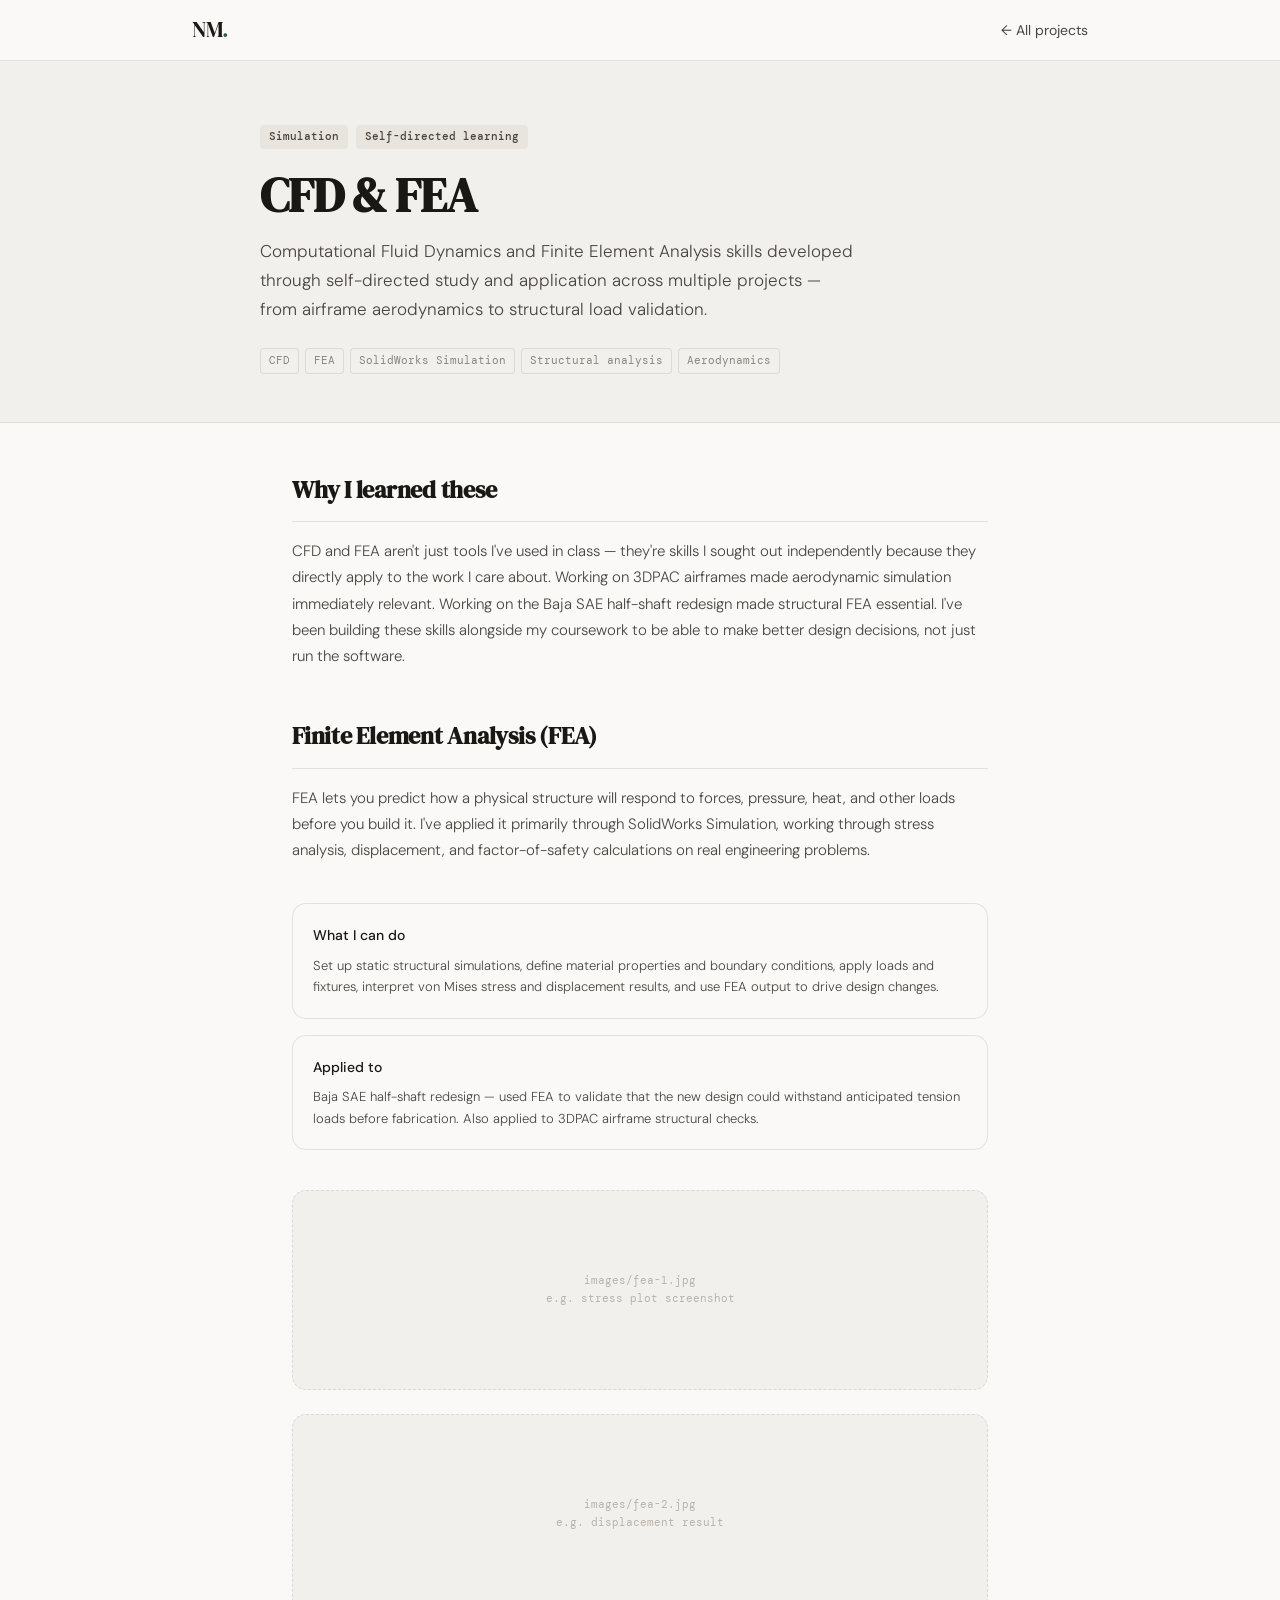
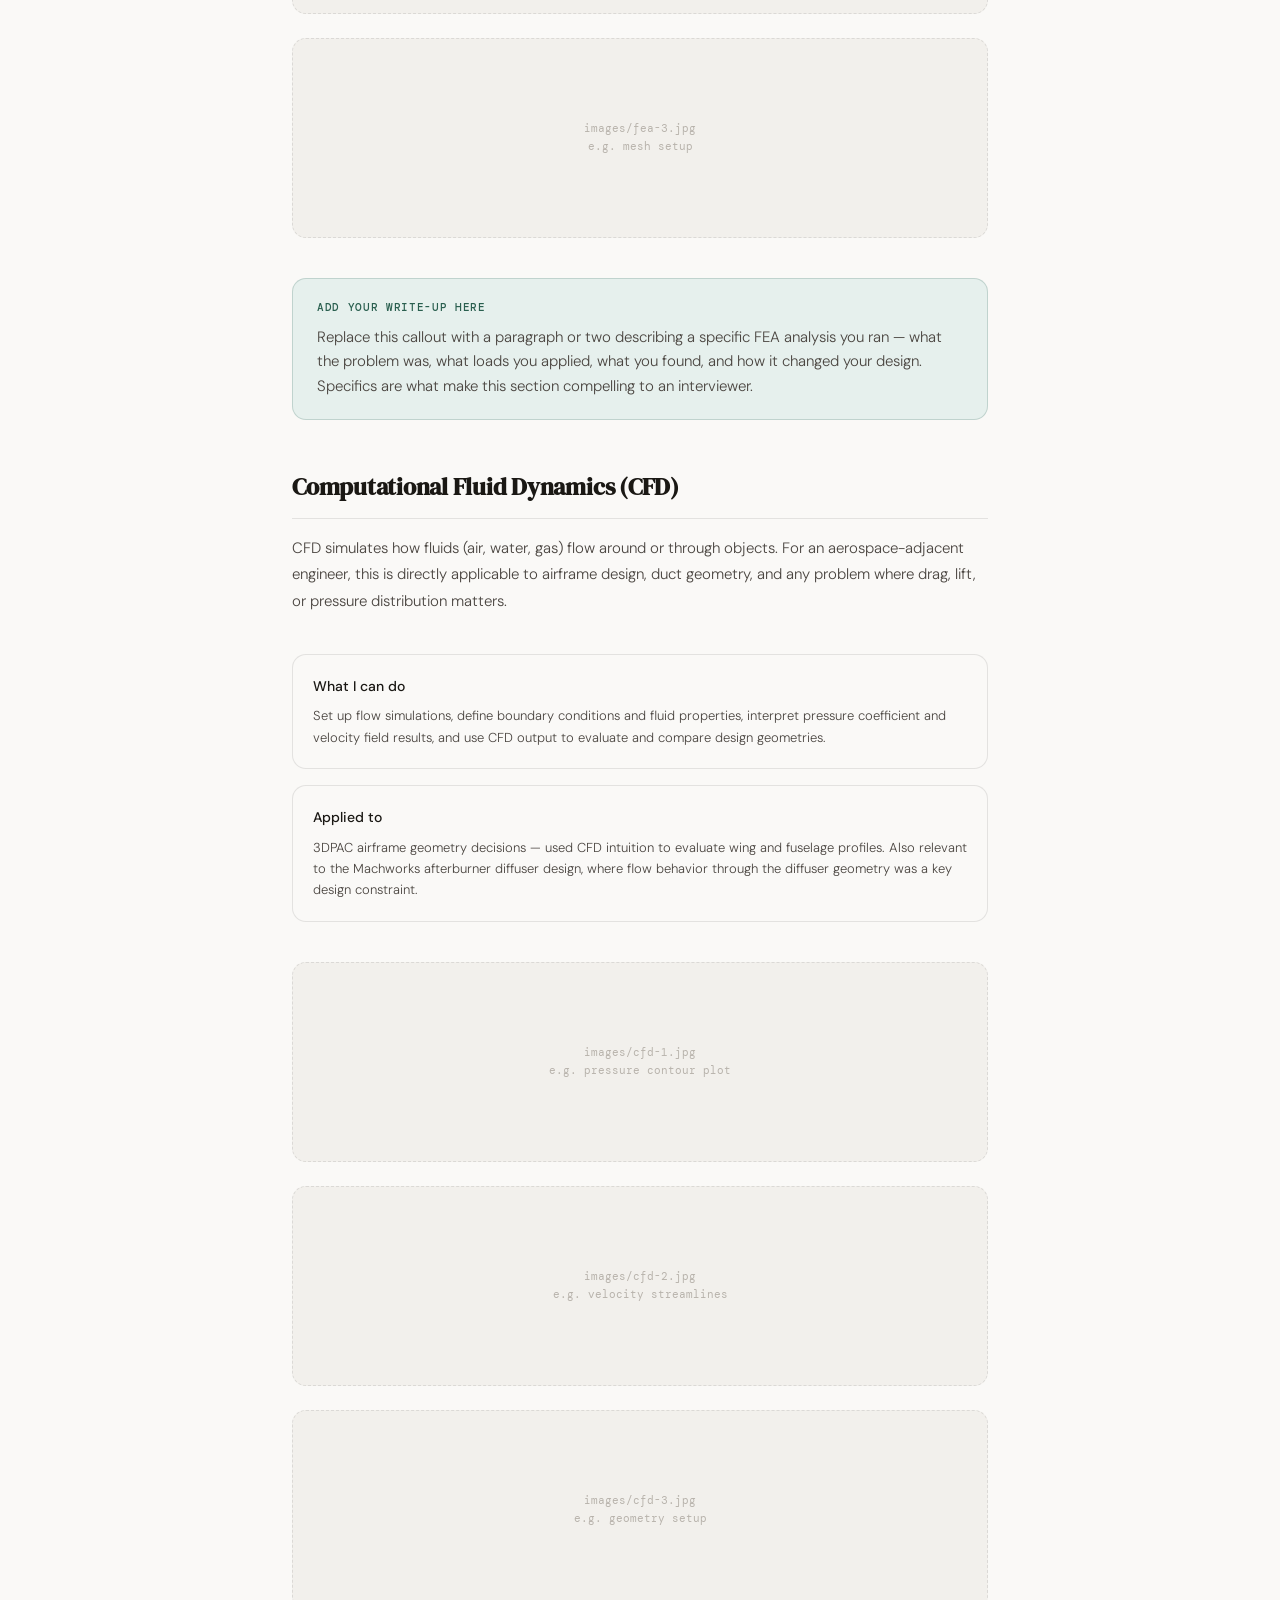
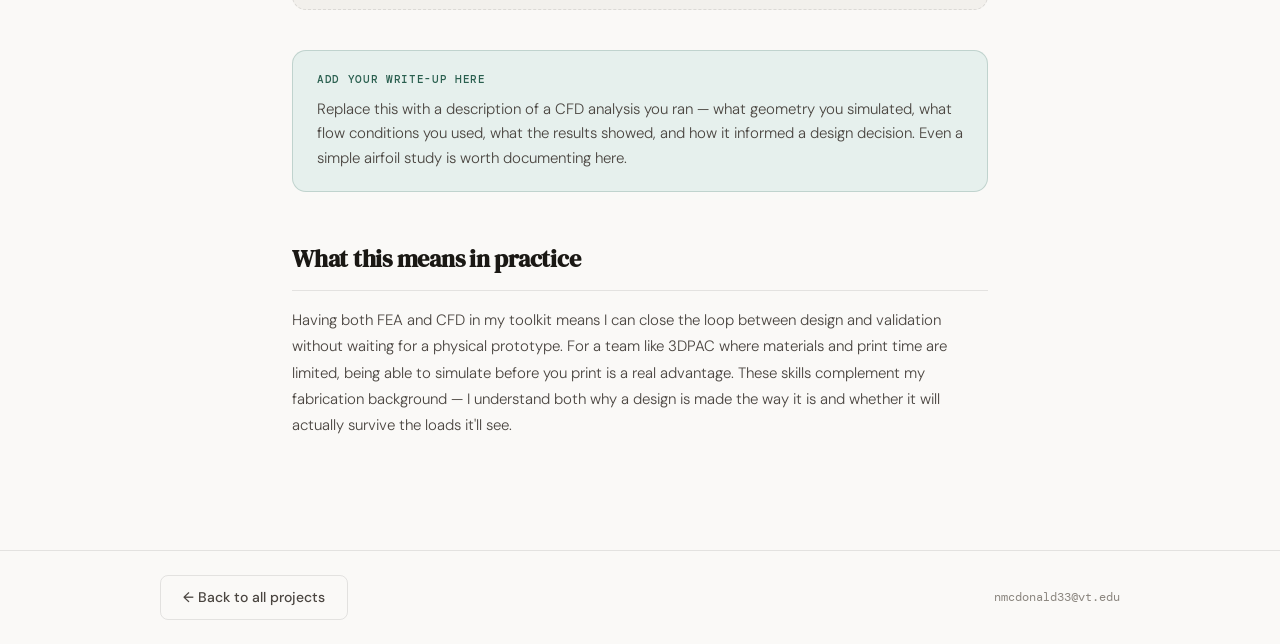
<file: projects/cfd-fea.html>
<!DOCTYPE html>
<html lang="en">
<head>
  <meta charset="UTF-8" />
  <meta name="viewport" content="width=device-width, initial-scale=1.0" />
  <title>CFD & FEA — Natalie McDonald</title>
  <link rel="preconnect" href="https://fonts.googleapis.com" />
  <link rel="preconnect" href="https://fonts.gstatic.com" crossorigin />
  <link href="https://fonts.googleapis.com/css2?family=DM+Serif+Display&family=DM+Mono:wght@400;500&family=DM+Sans:ital,opsz,wght@0,9..40,300;0,9..40,400;0,9..40,500;1,9..40,300&display=swap" rel="stylesheet" />
  <link rel="stylesheet" href="../style.css" />
  <link rel="stylesheet" href="project.css" />
</head>
<body>

  <header class="nav">
    <div class="nav-inner">
      <a href="../index.html" class="nav-logo">NM<span class="nav-logo-dot">.</span></a>
      <nav class="nav-links">
        <a href="../index.html#projects">← All projects</a>
      </nav>
    </div>
  </header>

  <main class="proj-page">

    <div class="proj-page-hero">
      <div class="proj-page-inner">
        <div class="proj-page-meta">
          <span class="badge badge-cat">Simulation</span>
          <span class="badge badge-cat">Self-directed learning</span>
        </div>
        <h1 class="proj-page-title">CFD & FEA</h1>
        <p class="proj-page-sub">Computational Fluid Dynamics and Finite Element Analysis skills developed through self-directed study and application across multiple projects — from airframe aerodynamics to structural load validation.</p>
        <div class="proj-tags" style="margin-top:1.5rem">
          <span class="tag">CFD</span>
          <span class="tag">FEA</span>
          <span class="tag">SolidWorks Simulation</span>
          <span class="tag">Structural analysis</span>
          <span class="tag">Aerodynamics</span>
        </div>
      </div>
    </div>

    <div class="proj-page-inner proj-page-body">

      <!-- Intro -->
      <section class="proj-section">
        <h2 class="proj-section-title">Why I learned these</h2>
        <p>CFD and FEA aren't just tools I've used in class — they're skills I sought out independently because they directly apply to the work I care about. Working on 3DPAC airframes made aerodynamic simulation immediately relevant. Working on the Baja SAE half-shaft redesign made structural FEA essential. I've been building these skills alongside my coursework to be able to make better design decisions, not just run the software.</p>
      </section>

      <!-- FEA Section -->
      <section class="proj-section">
        <h2 class="proj-section-title">Finite Element Analysis (FEA)</h2>
        <p>FEA lets you predict how a physical structure will respond to forces, pressure, heat, and other loads before you build it. I've applied it primarily through SolidWorks Simulation, working through stress analysis, displacement, and factor-of-safety calculations on real engineering problems.</p>

        <div class="contrib-grid" style="margin-top:1.5rem">
          <div class="contrib-card">
            <div class="contrib-title">What I can do</div>
            <p>Set up static structural simulations, define material properties and boundary conditions, apply loads and fixtures, interpret von Mises stress and displacement results, and use FEA output to drive design changes.</p>
          </div>
          <div class="contrib-card">
            <div class="contrib-title">Applied to</div>
            <p>Baja SAE half-shaft redesign — used FEA to validate that the new design could withstand anticipated tension loads before fabrication. Also applied to 3DPAC airframe structural checks.</p>
          </div>
        </div>

        <!-- FEA Screenshots -->
        <div class="photo-grid" style="margin-top:1.5rem">
          <div class="photo-placeholder"><span>images/fea-1.jpg<br>e.g. stress plot screenshot</span></div>
          <div class="photo-placeholder"><span>images/fea-2.jpg<br>e.g. displacement result</span></div>
          <div class="photo-placeholder"><span>images/fea-3.jpg<br>e.g. mesh setup</span></div>
        </div>
        <!-- AFTER uploading screenshots:
        <div class="photo-grid" style="margin-top:1.5rem">
          <img src="../images/fea-1.jpg" alt="Von Mises stress plot" />
          <img src="../images/fea-2.jpg" alt="Displacement analysis" />
          <img src="../images/fea-3.jpg" alt="Mesh setup" />
        </div>
        -->

        <!-- Write-up placeholder -->
        <div class="callout" style="margin-top:1.5rem">
          <div class="callout-label">Add your write-up here</div>
          <p>Replace this callout with a paragraph or two describing a specific FEA analysis you ran — what the problem was, what loads you applied, what you found, and how it changed your design. Specifics are what make this section compelling to an interviewer.</p>
        </div>
      </section>

      <!-- CFD Section -->
      <section class="proj-section">
        <h2 class="proj-section-title">Computational Fluid Dynamics (CFD)</h2>
        <p>CFD simulates how fluids (air, water, gas) flow around or through objects. For an aerospace-adjacent engineer, this is directly applicable to airframe design, duct geometry, and any problem where drag, lift, or pressure distribution matters.</p>

        <div class="contrib-grid" style="margin-top:1.5rem">
          <div class="contrib-card">
            <div class="contrib-title">What I can do</div>
            <p>Set up flow simulations, define boundary conditions and fluid properties, interpret pressure coefficient and velocity field results, and use CFD output to evaluate and compare design geometries.</p>
          </div>
          <div class="contrib-card">
            <div class="contrib-title">Applied to</div>
            <p>3DPAC airframe geometry decisions — used CFD intuition to evaluate wing and fuselage profiles. Also relevant to the Machworks afterburner diffuser design, where flow behavior through the diffuser geometry was a key design constraint.</p>
          </div>
        </div>

        <!-- CFD Screenshots -->
        <div class="photo-grid" style="margin-top:1.5rem">
          <div class="photo-placeholder"><span>images/cfd-1.jpg<br>e.g. pressure contour plot</span></div>
          <div class="photo-placeholder"><span>images/cfd-2.jpg<br>e.g. velocity streamlines</span></div>
          <div class="photo-placeholder"><span>images/cfd-3.jpg<br>e.g. geometry setup</span></div>
        </div>
        <!-- AFTER uploading screenshots:
        <div class="photo-grid" style="margin-top:1.5rem">
          <img src="../images/cfd-1.jpg" alt="Pressure contour around airfoil" />
          <img src="../images/cfd-2.jpg" alt="Velocity streamlines" />
          <img src="../images/cfd-3.jpg" alt="Simulation geometry setup" />
        </div>
        -->

        <div class="callout" style="margin-top:1.5rem">
          <div class="callout-label">Add your write-up here</div>
          <p>Replace this with a description of a CFD analysis you ran — what geometry you simulated, what flow conditions you used, what the results showed, and how it informed a design decision. Even a simple airfoil study is worth documenting here.</p>
        </div>
      </section>

      <!-- What this means in practice -->
      <section class="proj-section">
        <h2 class="proj-section-title">What this means in practice</h2>
        <p>Having both FEA and CFD in my toolkit means I can close the loop between design and validation without waiting for a physical prototype. For a team like 3DPAC where materials and print time are limited, being able to simulate before you print is a real advantage. These skills complement my fabrication background — I understand both why a design is made the way it is and whether it will actually survive the loads it'll see.</p>
      </section>

    </div>
  </main>

  <footer class="footer">
    <div class="footer-inner">
      <a href="../index.html#projects" class="btn btn-ghost">← Back to all projects</a>
      <span class="footer-mono">nmcdonald33@vt.edu</span>
    </div>
  </footer>

</body>
</html>
</file>
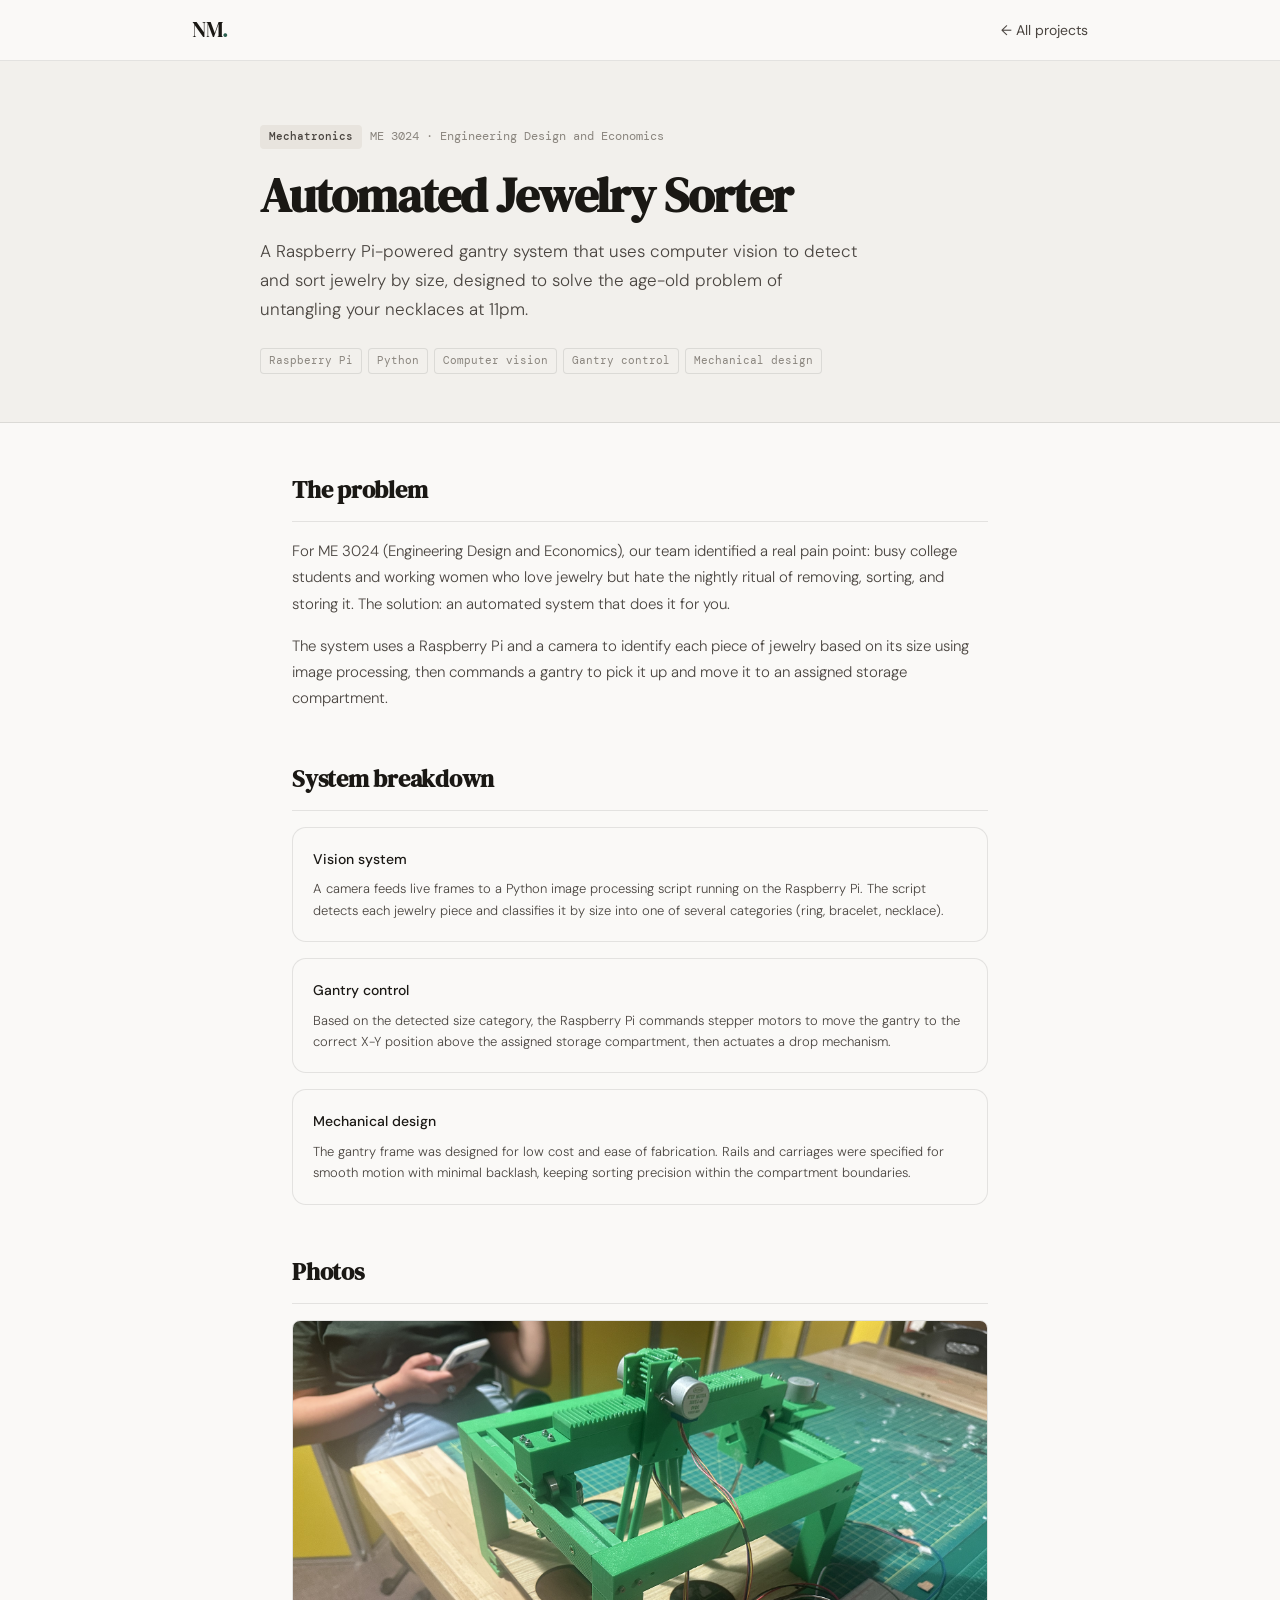
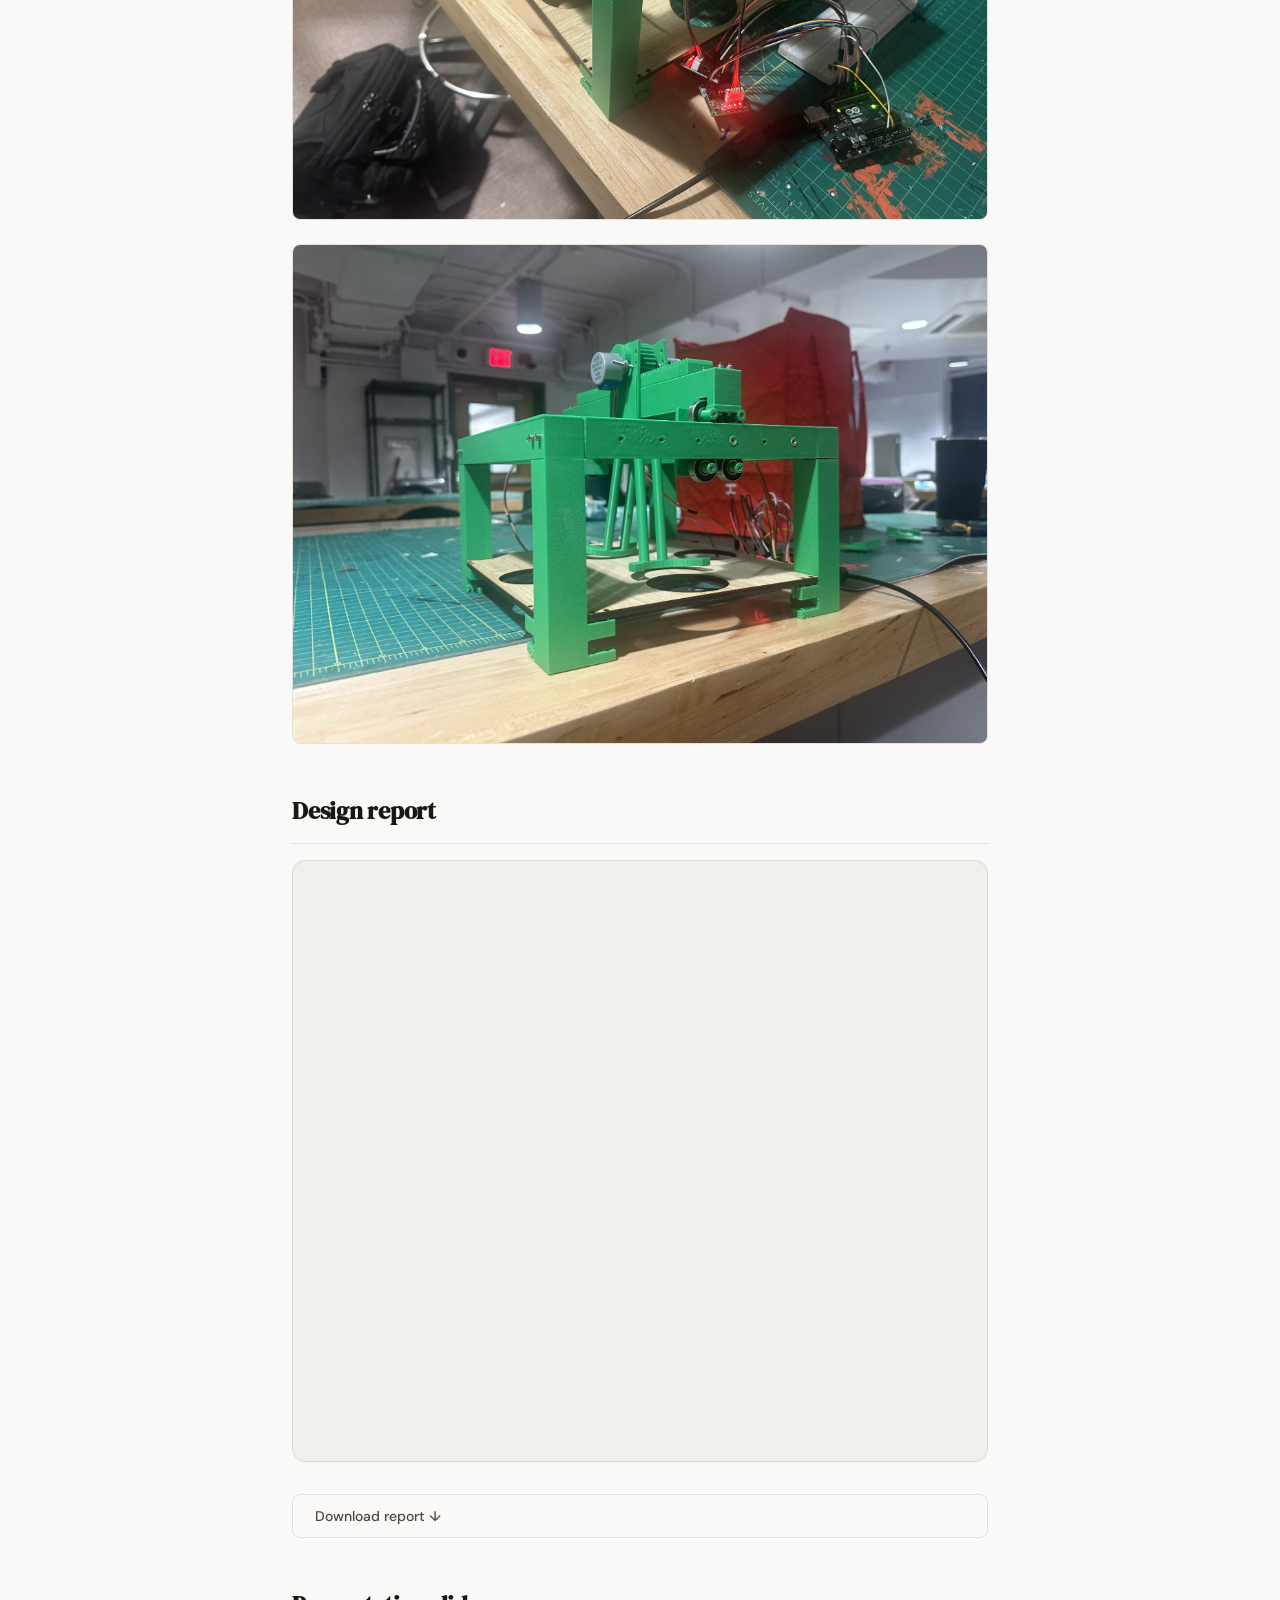
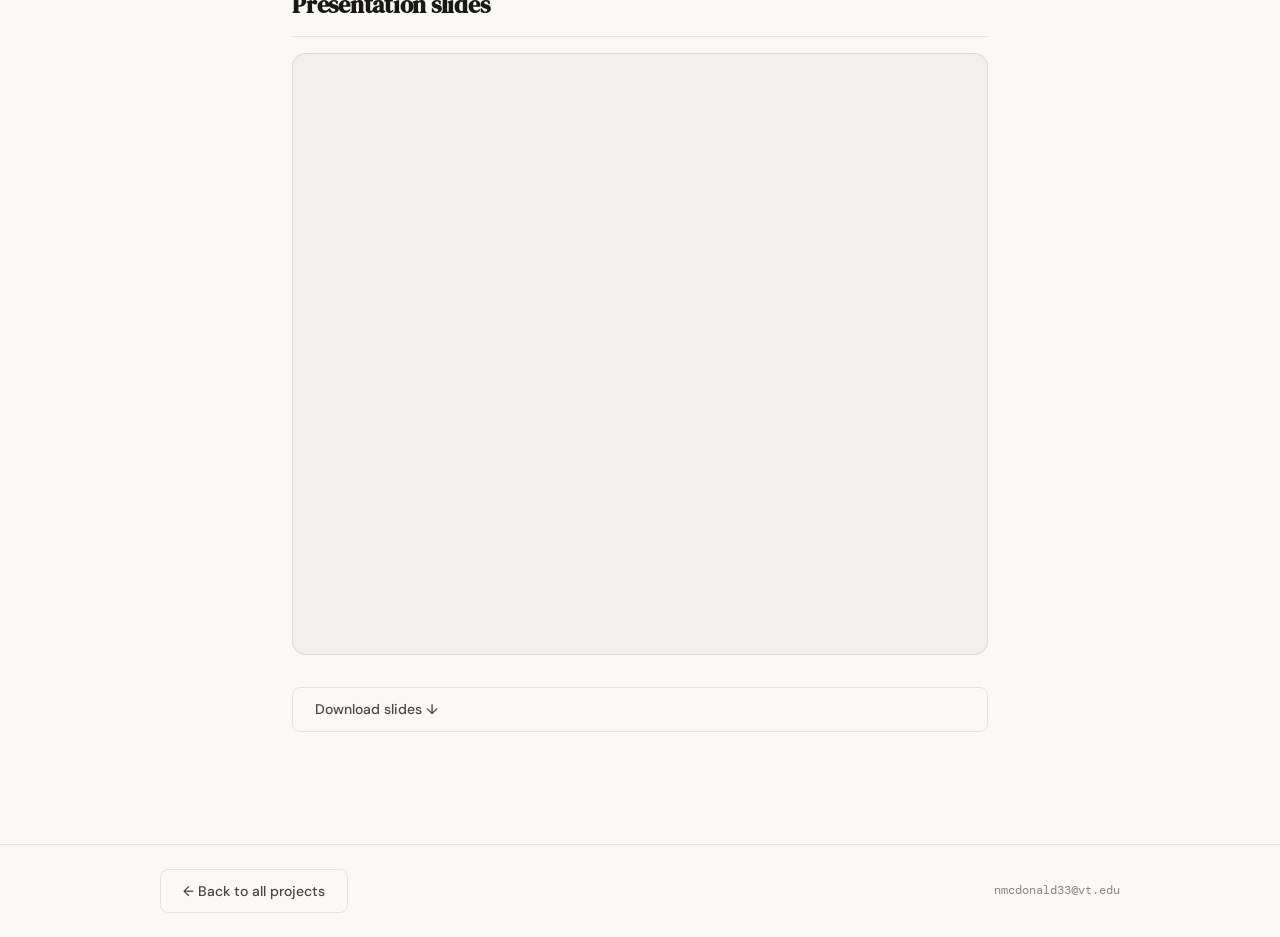
<file: projects/jewelry-sorter.html>
<!DOCTYPE html>
<html lang="en">
<head>
  <meta charset="UTF-8" />
  <meta name="viewport" content="width=device-width, initial-scale=1.0" />
  <title>Automated Jewelry Sorter — Natalie McDonald</title>
  <link rel="preconnect" href="https://fonts.googleapis.com" />
  <link rel="preconnect" href="https://fonts.gstatic.com" crossorigin />
  <link href="https://fonts.googleapis.com/css2?family=DM+Serif+Display&family=DM+Mono:wght@400;500&family=DM+Sans:ital,opsz,wght@0,9..40,300;0,9..40,400;0,9..40,500;1,9..40,300&display=swap" rel="stylesheet" />
  <link rel="stylesheet" href="../style.css" />
  <link rel="stylesheet" href="project.css" />
</head>
<body>

  <header class="nav">
    <div class="nav-inner">
      <a href="../index.html" class="nav-logo">NM<span class="nav-logo-dot">.</span></a>
      <nav class="nav-links">
        <a href="../index.html#projects">← All projects</a>
      </nav>
    </div>
  </header>

  <main class="proj-page">

    <div class="proj-page-hero">
      <div class="proj-page-inner">
        <div class="proj-page-meta">
          <span class="badge badge-cat">Mechatronics</span>
          <span class="proj-date">ME 3024 · Engineering Design and Economics</span>
        </div>
        <h1 class="proj-page-title">Automated Jewelry Sorter</h1>
        <p class="proj-page-sub">A Raspberry Pi-powered gantry system that uses computer vision to detect and sort jewelry by size, designed to solve the age-old problem of untangling your necklaces at 11pm.</p>
        <div class="proj-tags" style="margin-top:1.5rem">
          <span class="tag">Raspberry Pi</span>
          <span class="tag">Python</span>
          <span class="tag">Computer vision</span>
          <span class="tag">Gantry control</span>
          <span class="tag">Mechanical design</span>
        </div>
      </div>
    </div>

    <div class="proj-page-inner proj-page-body">

      <!-- Overview -->
      <section class="proj-section">
        <h2 class="proj-section-title">The problem</h2>
        <p>For ME 3024 (Engineering Design and Economics), our team identified a real pain point: busy college students and working women who love jewelry but hate the nightly ritual of removing, sorting, and storing it. The solution: an automated system that does it for you.</p>
        <p>The system uses a Raspberry Pi and a camera to identify each piece of jewelry based on its size using image processing, then commands a gantry to pick it up and move it to an assigned storage compartment.</p>
      </section>

      <!-- System breakdown -->
      <section class="proj-section">
        <h2 class="proj-section-title">System breakdown</h2>
        <div class="contrib-grid">
          <div class="contrib-card">
            <div class="contrib-title">Vision system</div>
            <p>A camera feeds live frames to a Python image processing script running on the Raspberry Pi. The script detects each jewelry piece and classifies it by size into one of several categories (ring, bracelet, necklace).</p>
          </div>
          <div class="contrib-card">
            <div class="contrib-title">Gantry control</div>
            <p>Based on the detected size category, the Raspberry Pi commands stepper motors to move the gantry to the correct X-Y position above the assigned storage compartment, then actuates a drop mechanism.</p>
          </div>
          <div class="contrib-card">
            <div class="contrib-title">Mechanical design</div>
            <p>The gantry frame was designed for low cost and ease of fabrication. Rails and carriages were specified for smooth motion with minimal backlash, keeping sorting precision within the compartment boundaries.</p>
          </div>
        </div>
      </section>

      <!-- Photos -->
       <section class="proj-section">
        <h2 class="proj-section-title">Photos</h2>
        <div class="photo-grid">
          <img src="../images/IMG_8269 (2).jpg" alt="Prototype Side View" />
          <img src="../images/IMG_8268 (3).jpg" alt="Prototype Top View" />
        </div>
      </section>
      
      <!-- Report -->
      <section class="proj-section">
        <h2 class="proj-section-title">Design report</h2>
        <div class="pdf-viewer">
          <iframe src="../images/Team17_DP3.pdf" title="Design Report"></iframe>
        </div>
        <a href="../images/Team17_DP3.pdf" class="btn btn-ghost" download style="margin-top:1rem;display:inline-flex">Download report ↓</a>
      </section>

      <!-- Slides -->
      <section class="proj-section">
        <h2 class="proj-section-title">Presentation slides</h2>
        <div class="pdf-viewer">
          <iframe src="../images/DP2_presentation(1).pdf" title="Jewelry Sorter Slides"></iframe>
        </div>
        <a href="../images/DP2_presentation(1).pdf" class="btn btn-ghost" download style="margin-top:1rem;display:inline-flex">Download slides ↓</a>
      </section>

    </div>
  </main>

  <footer class="footer">
    <div class="footer-inner">
      <a href="../index.html#projects" class="btn btn-ghost">← Back to all projects</a>
      <span class="footer-mono">nmcdonald33@vt.edu</span>
    </div>
  </footer>

</body>
</html>
</file>
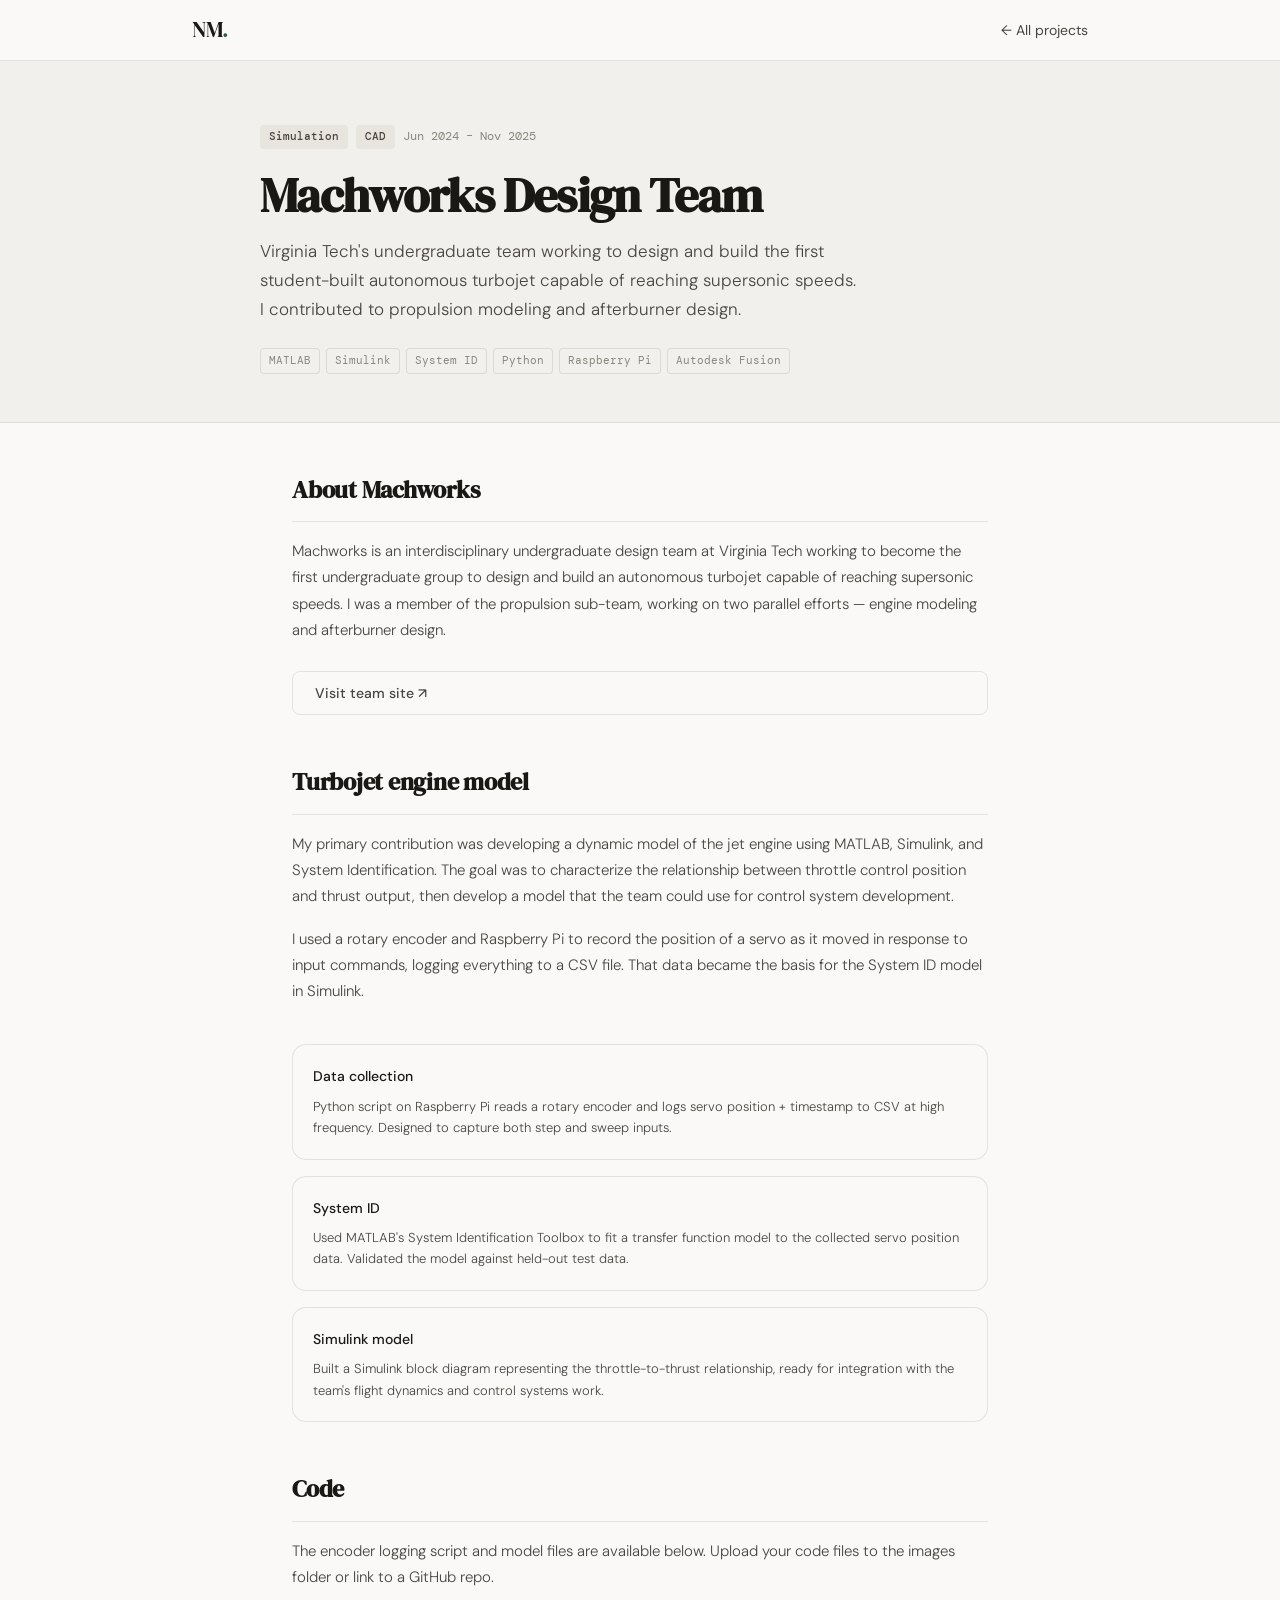
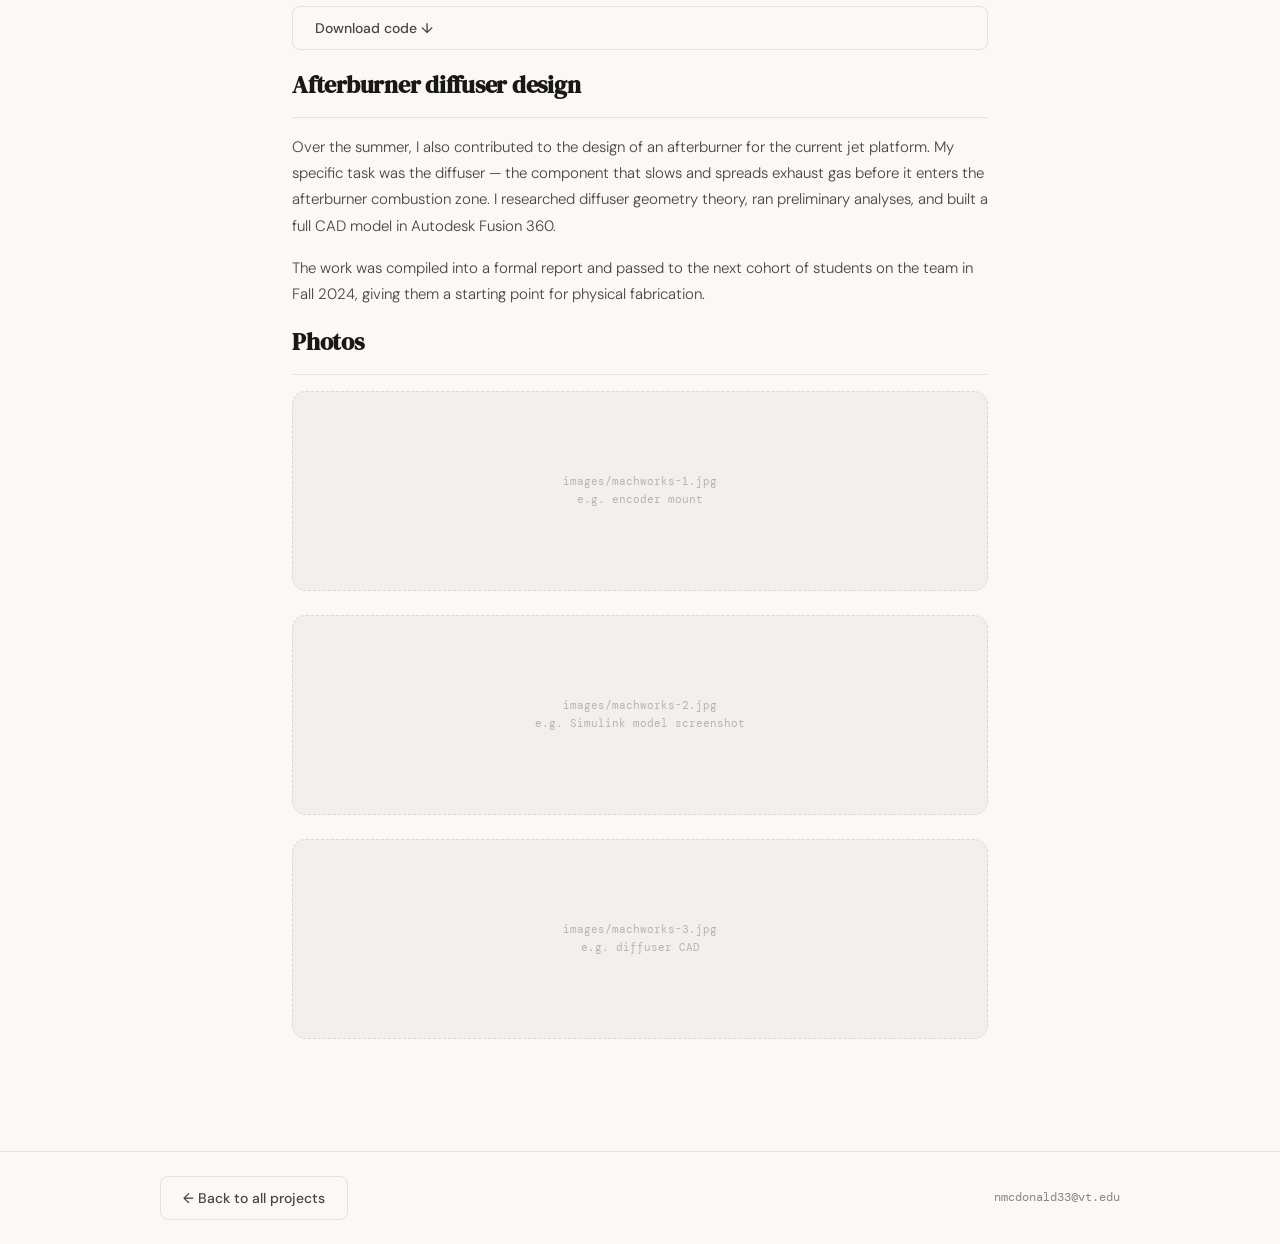
<file: projects/machworks.html>
<!DOCTYPE html>
<html lang="en">
<head>
  <meta charset="UTF-8" />
  <meta name="viewport" content="width=device-width, initial-scale=1.0" />
  <title>Machworks Design Team — Natalie McDonald</title>
  <link rel="preconnect" href="https://fonts.googleapis.com" />
  <link rel="preconnect" href="https://fonts.gstatic.com" crossorigin />
  <link href="https://fonts.googleapis.com/css2?family=DM+Serif+Display&family=DM+Mono:wght@400;500&family=DM+Sans:ital,opsz,wght@0,9..40,300;0,9..40,400;0,9..40,500;1,9..40,300&display=swap" rel="stylesheet" />
  <link rel="stylesheet" href="../style.css" />
  <link rel="stylesheet" href="project.css" />
</head>
<body>

  <header class="nav">
    <div class="nav-inner">
      <a href="../index.html" class="nav-logo">NM<span class="nav-logo-dot">.</span></a>
      <nav class="nav-links">
        <a href="../index.html#projects">← All projects</a>
      </nav>
    </div>
  </header>

  <main class="proj-page">

    <div class="proj-page-hero">
      <div class="proj-page-inner">
        <div class="proj-page-meta">
          <span class="badge badge-cat">Simulation</span>
          <span class="badge badge-cat">CAD</span>
          <span class="proj-date">Jun 2024 – Nov 2025</span>
        </div>
        <h1 class="proj-page-title">Machworks Design Team</h1>
        <p class="proj-page-sub">Virginia Tech's undergraduate team working to design and build the first student-built autonomous turbojet capable of reaching supersonic speeds. I contributed to propulsion modeling and afterburner design.</p>
        <div class="proj-tags" style="margin-top:1.5rem">
          <span class="tag">MATLAB</span>
          <span class="tag">Simulink</span>
          <span class="tag">System ID</span>
          <span class="tag">Python</span>
          <span class="tag">Raspberry Pi</span>
          <span class="tag">Autodesk Fusion</span>
        </div>
      </div>
    </div>

    <div class="proj-page-inner proj-page-body">

      <!-- Overview -->
      <section class="proj-section">
        <h2 class="proj-section-title">About Machworks</h2>
        <p>Machworks is an interdisciplinary undergraduate design team at Virginia Tech working to become the first undergraduate group to design and build an autonomous turbojet capable of reaching supersonic speeds. I was a member of the propulsion sub-team, working on two parallel efforts — engine modeling and afterburner design.</p>
        <a href="https://mwvt.org/" target="_blank" rel="noopener" class="btn btn-ghost" style="display:inline-flex;margin-top:0.75rem">Visit team site ↗</a>
      </section>

      <!-- Engine model -->
      <section class="proj-section">
        <h2 class="proj-section-title">Turbojet engine model</h2>
        <p>My primary contribution was developing a dynamic model of the jet engine using MATLAB, Simulink, and System Identification. The goal was to characterize the relationship between throttle control position and thrust output, then develop a model that the team could use for control system development.</p>
        <p>I used a rotary encoder and Raspberry Pi to record the position of a servo as it moved in response to input commands, logging everything to a CSV file. That data became the basis for the System ID model in Simulink.</p>
        <div class="contrib-grid" style="margin-top:1.5rem">
          <div class="contrib-card">
            <div class="contrib-title">Data collection</div>
            <p>Python script on Raspberry Pi reads a rotary encoder and logs servo position + timestamp to CSV at high frequency. Designed to capture both step and sweep inputs.</p>
          </div>
          <div class="contrib-card">
            <div class="contrib-title">System ID</div>
            <p>Used MATLAB's System Identification Toolbox to fit a transfer function model to the collected servo position data. Validated the model against held-out test data.</p>
          </div>
          <div class="contrib-card">
            <div class="contrib-title">Simulink model</div>
            <p>Built a Simulink block diagram representing the throttle-to-thrust relationship, ready for integration with the team's flight dynamics and control systems work.</p>
          </div>
        </div>
      </section>

      <!-- Code -->
      <section class="proj-section">
        <h2 class="proj-section-title">Code</h2>
        <p>The encoder logging script and model files are available below. Upload your code files to the images folder or link to a GitHub repo.</p>
        <!-- Option A: Link to GitHub repo -->
        <!-- <a href="https://github.com/yourusername/machworks-engine-model" target="_blank" rel="noopener" class="btn btn-ghost" style="display:inline-flex">View on GitHub ↗</a> -->

        <!-- Option B: Download link for a zip -->
        <a href="../images/RunEncoderVS.zip" class="btn btn-ghost" download style="display:inline-flex">Download code ↓</a>

      <!-- Afterburner design -->
      <section class="proj-section">
        <h2 class="proj-section-title">Afterburner diffuser design</h2>
        <p>Over the summer, I also contributed to the design of an afterburner for the current jet platform. My specific task was the diffuser — the component that slows and spreads exhaust gas before it enters the afterburner combustion zone. I researched diffuser geometry theory, ran preliminary analyses, and built a full CAD model in Autodesk Fusion 360.</p>
        <p>The work was compiled into a formal report and passed to the next cohort of students on the team in Fall 2024, giving them a starting point for physical fabrication.</p>
      </section>

      <!-- Photos -->
      <section class="proj-section">
        <h2 class="proj-section-title">Photos</h2>
        <div class="photo-grid">
          <div class="photo-placeholder"><span>images/machworks-1.jpg<br>e.g. encoder mount</span></div>
          <div class="photo-placeholder"><span>images/machworks-2.jpg<br>e.g. Simulink model screenshot</span></div>
          <div class="photo-placeholder"><span>images/machworks-3.jpg<br>e.g. diffuser CAD</span></div>
        </div>
        <!-- AFTER uploading:
        <div class="photo-grid">
          <img src="../images/machworks-1.jpg" alt="Rotary encoder mount" />
          <img src="../images/machworks-2.jpg" alt="Simulink model" />
          <img src="../images/machworks-3.jpg" alt="Afterburner diffuser CAD" />
        </div>
        -->
      </section>

    </div>
  </main>

  <footer class="footer">
    <div class="footer-inner">
      <a href="../index.html#projects" class="btn btn-ghost">← Back to all projects</a>
      <span class="footer-mono">nmcdonald33@vt.edu</span>
    </div>
  </footer>

</body>
</html>
</file>
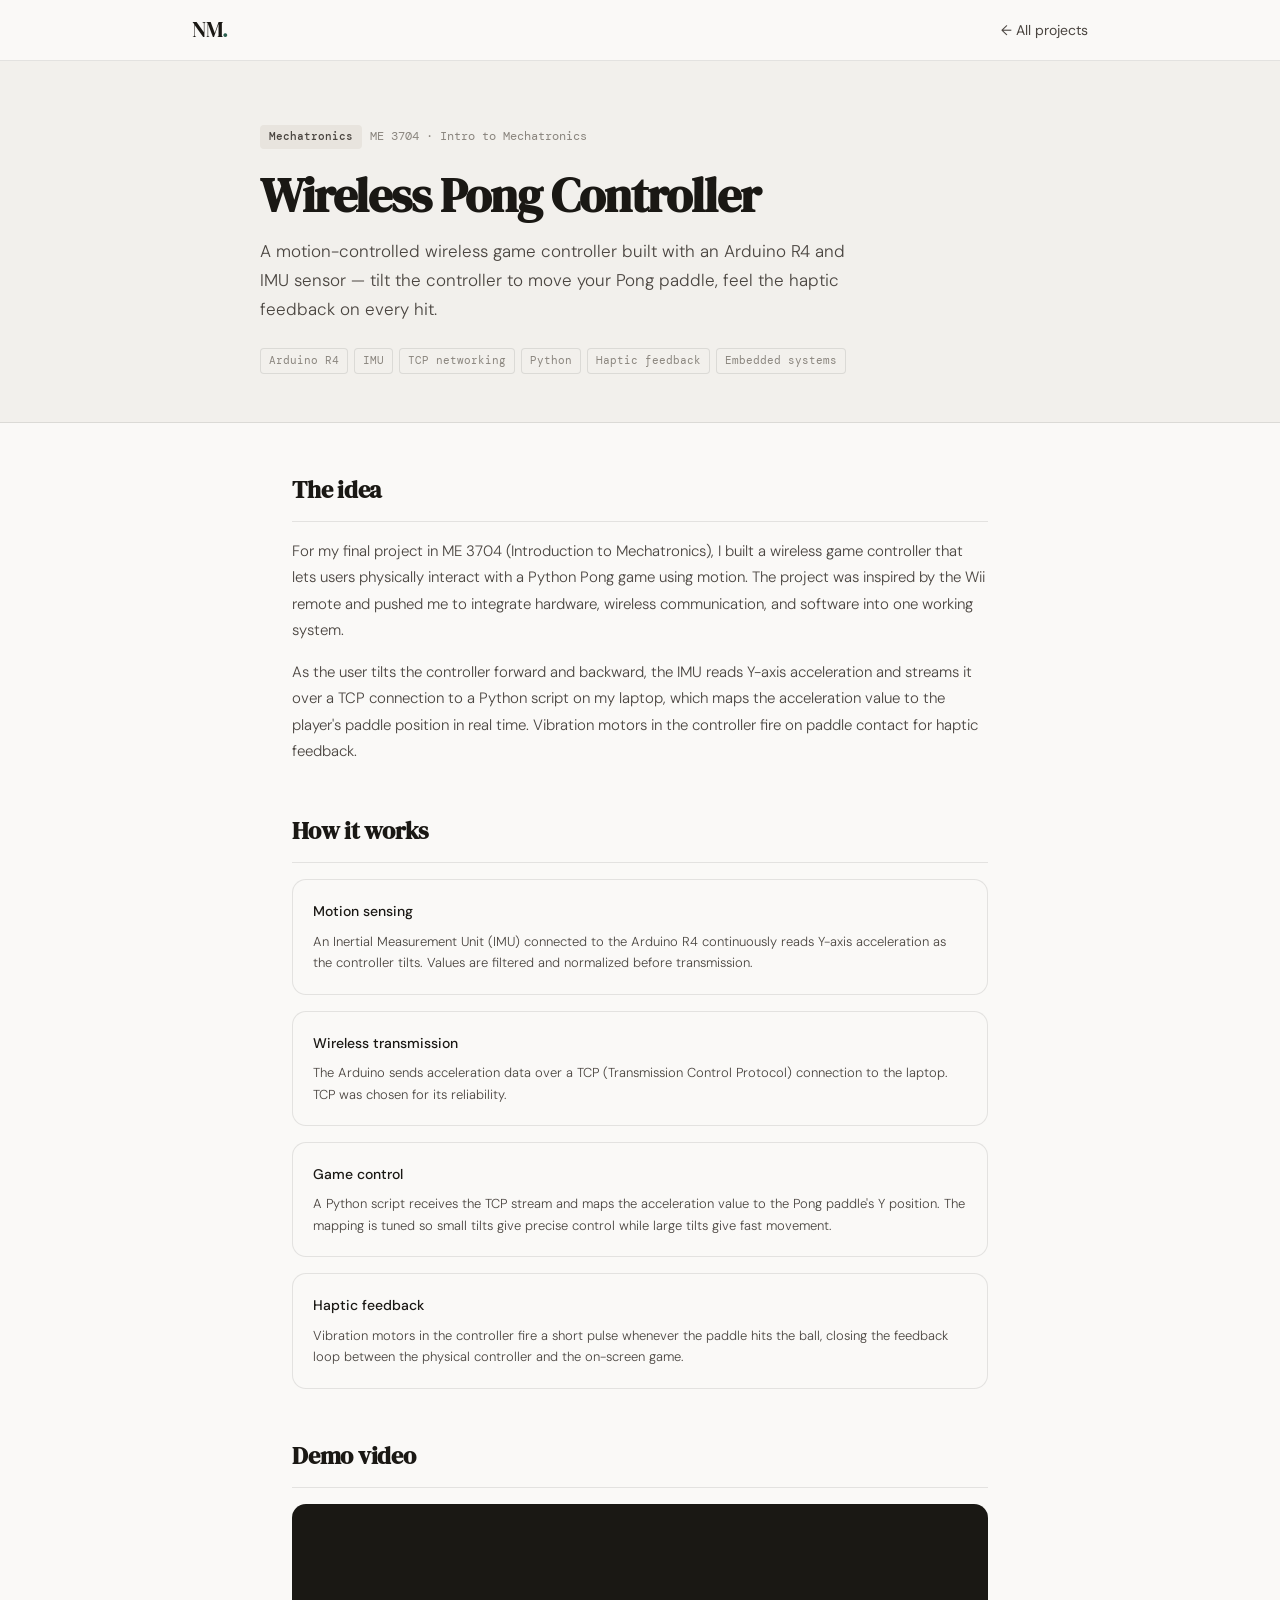
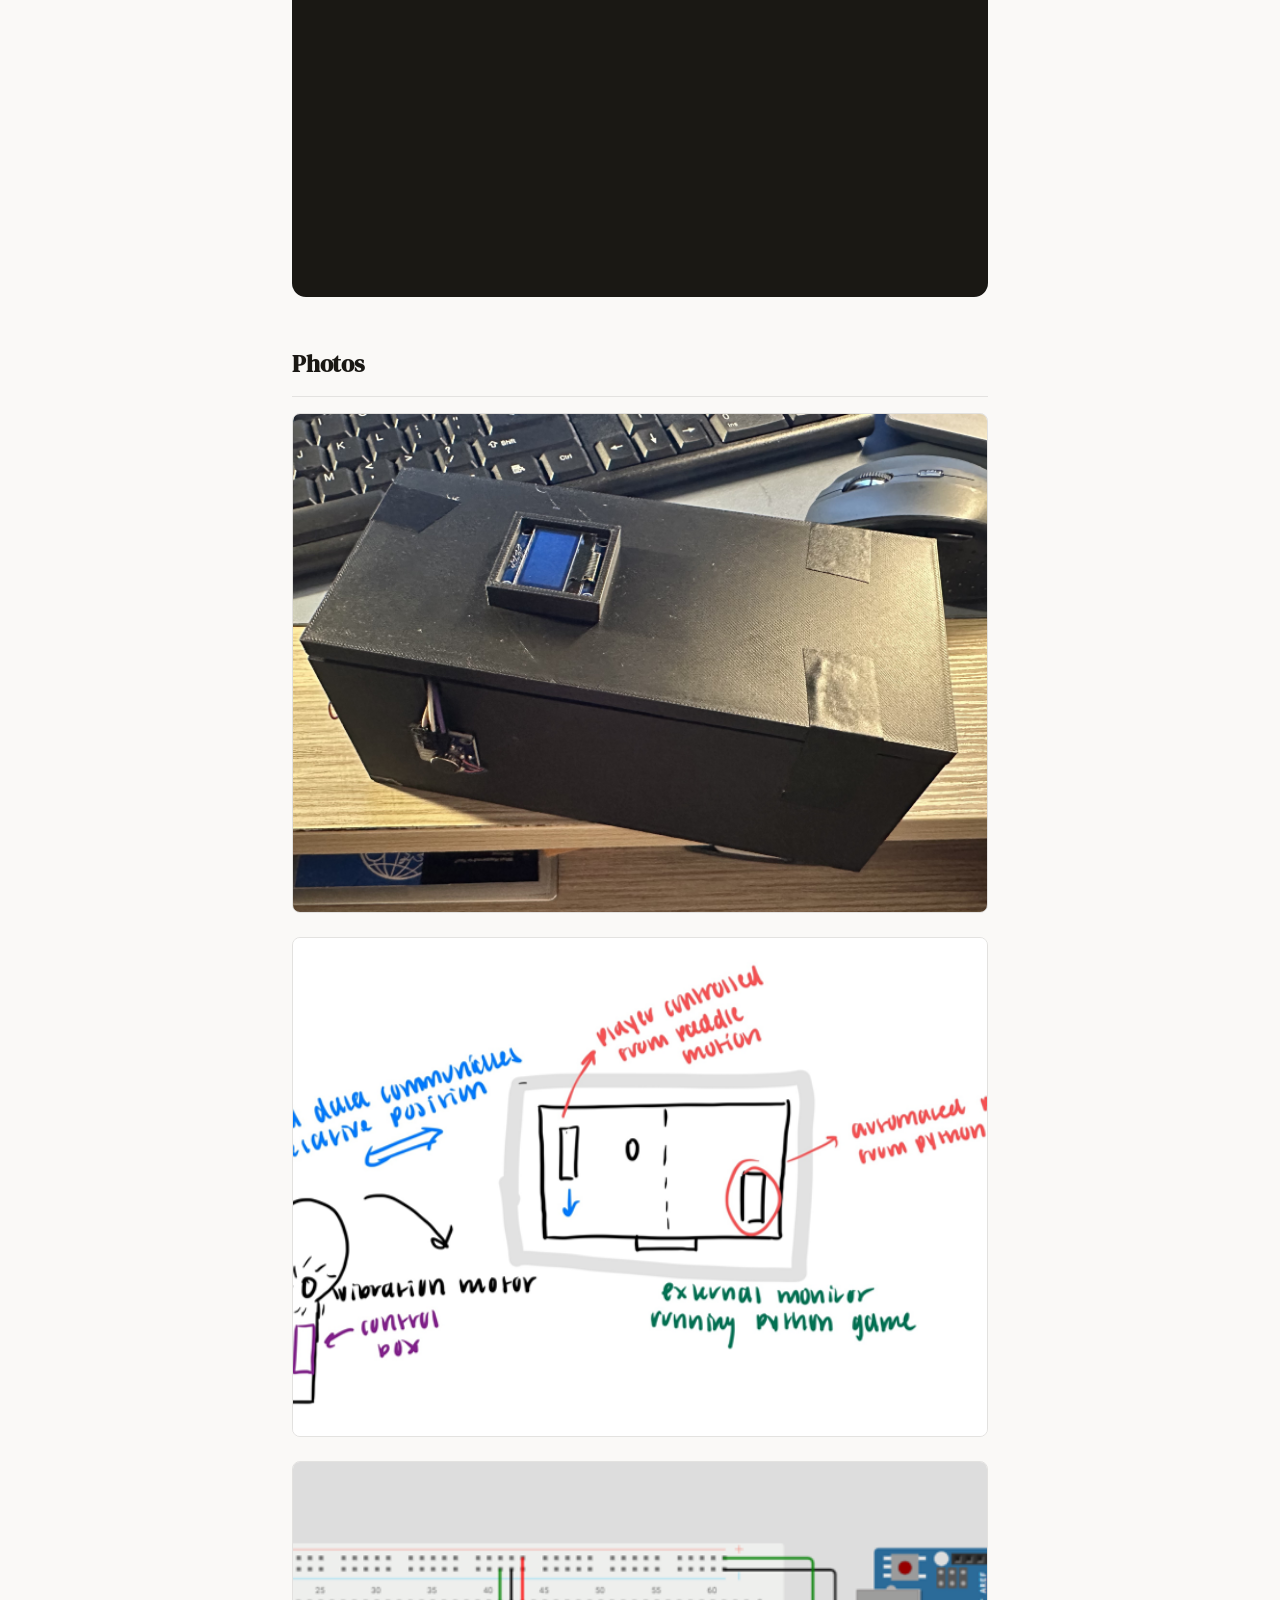
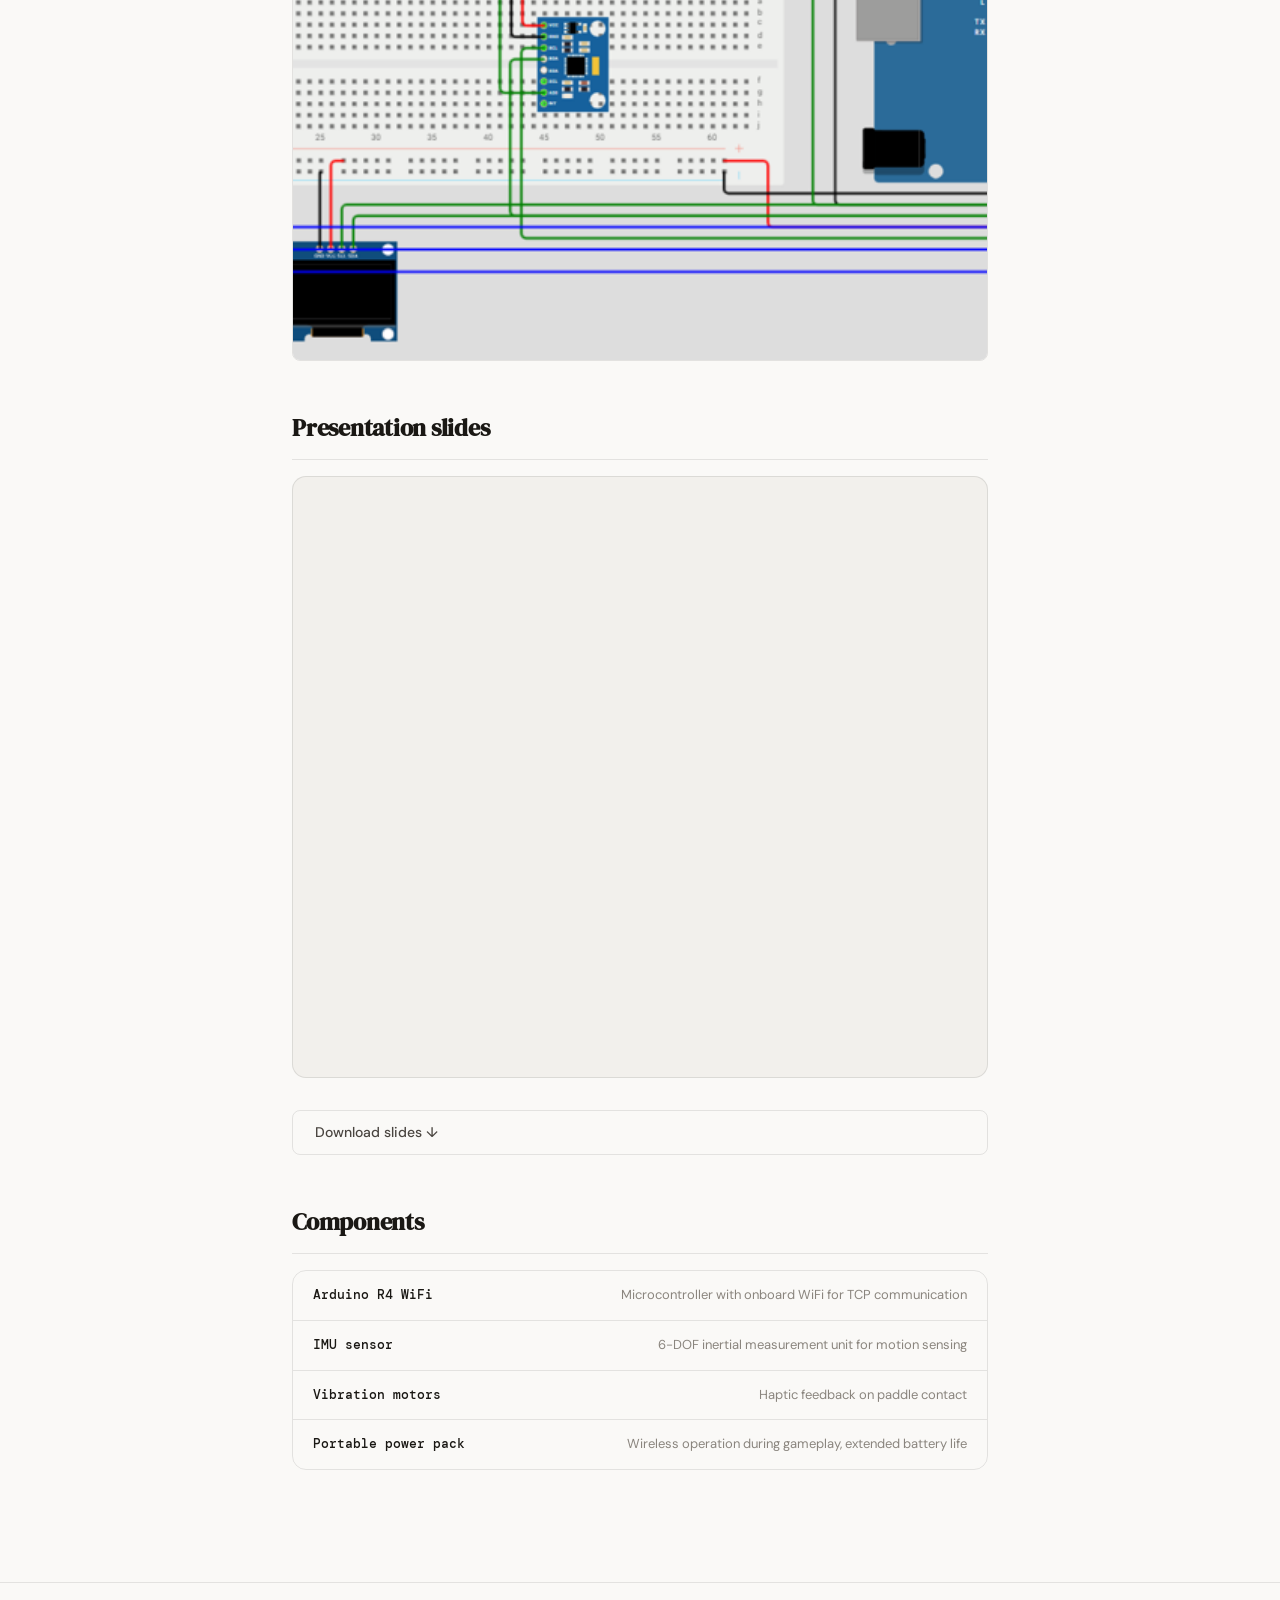
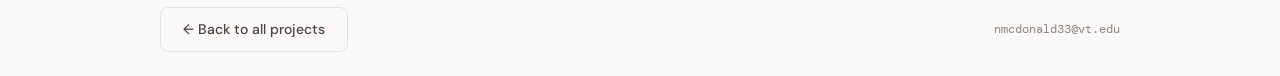
<file: projects/wii-controller.html>
<!DOCTYPE html>
<html lang="en">
<head>
  <meta charset="UTF-8" />
  <meta name="viewport" content="width=device-width, initial-scale=1.0" />
  <title>Wireless Pong Controller — Natalie McDonald</title>
  <link rel="preconnect" href="https://fonts.googleapis.com" />
  <link rel="preconnect" href="https://fonts.gstatic.com" crossorigin />
  <link href="https://fonts.googleapis.com/css2?family=DM+Serif+Display&family=DM+Mono:wght@400;500&family=DM+Sans:ital,opsz,wght@0,9..40,300;0,9..40,400;0,9..40,500;1,9..40,300&display=swap" rel="stylesheet" />
  <link rel="stylesheet" href="../style.css" />
  <link rel="stylesheet" href="project.css" />
</head>
<body>

  <header class="nav">
    <div class="nav-inner">
      <a href="../index.html" class="nav-logo">NM<span class="nav-logo-dot">.</span></a>
      <nav class="nav-links">
        <a href="../index.html#projects">← All projects</a>
      </nav>
    </div>
  </header>

  <main class="proj-page">

    <div class="proj-page-hero">
      <div class="proj-page-inner">
        <div class="proj-page-meta">
          <span class="badge badge-cat">Mechatronics</span>
          <span class="proj-date">ME 3704 · Intro to Mechatronics</span>
        </div>
        <h1 class="proj-page-title">Wireless Pong Controller</h1>
        <p class="proj-page-sub">A motion-controlled wireless game controller built with an Arduino R4 and IMU sensor — tilt the controller to move your Pong paddle, feel the haptic feedback on every hit.</p>
        <div class="proj-tags" style="margin-top:1.5rem">
          <span class="tag">Arduino R4</span>
          <span class="tag">IMU</span>
          <span class="tag">TCP networking</span>
          <span class="tag">Python</span>
          <span class="tag">Haptic feedback</span>
          <span class="tag">Embedded systems</span>
        </div>
      </div>
    </div>

    <div class="proj-page-inner proj-page-body">

      <!-- Overview -->
      <section class="proj-section">
        <h2 class="proj-section-title">The idea</h2>
        <p>For my final project in ME 3704 (Introduction to Mechatronics), I built a wireless game controller that lets users physically interact with a Python Pong game using motion. The project was inspired by the Wii remote and pushed me to integrate hardware, wireless communication, and software into one working system.</p>
        <p>As the user tilts the controller forward and backward, the IMU reads Y-axis acceleration and streams it over a TCP connection to a Python script on my laptop, which maps the acceleration value to the player's paddle position in real time. Vibration motors in the controller fire on paddle contact for haptic feedback.</p>
      </section>

      <!-- How it works -->
      <section class="proj-section">
        <h2 class="proj-section-title">How it works</h2>
        <div class="contrib-grid">
          <div class="contrib-card">
            <div class="contrib-title">Motion sensing</div>
            <p>An Inertial Measurement Unit (IMU) connected to the Arduino R4 continuously reads Y-axis acceleration as the controller tilts. Values are filtered and normalized before transmission.</p>
          </div>
          <div class="contrib-card">
            <div class="contrib-title">Wireless transmission</div>
            <p>The Arduino sends acceleration data over a TCP (Transmission Control Protocol) connection to the laptop. TCP was chosen for its reliability.</p>
          </div>
          <div class="contrib-card">
            <div class="contrib-title">Game control</div>
            <p>A Python script receives the TCP stream and maps the acceleration value to the Pong paddle's Y position. The mapping is tuned so small tilts give precise control while large tilts give fast movement.</p>
          </div>
          <div class="contrib-card">
            <div class="contrib-title">Haptic feedback</div>
            <p>Vibration motors in the controller fire a short pulse whenever the paddle hits the ball, closing the feedback loop between the physical controller and the on-screen game.</p>
          </div>
        </div>
      </section>

      <!-- Video -->
      <section class="proj-section">
        <h2 class="proj-section-title">Demo video</h2>
        <div class="video-embed">
          <!-- Replace YOUR_YOUTUBE_VIDEO_ID with the ID from your YouTube URL -->
          <!-- e.g. if your URL is youtube.com/watch?v=abc123, use abc123 -->
          <iframe
            src="https://youtube.com/shorts/TsIdYnSX-tE?feature=share"
            title="Wii Pong Controller Demo"
            allow="accelerometer; autoplay; clipboard-write; encrypted-media; gyroscope; picture-in-picture"
            allowfullscreen>
          </iframe>
        </div>
      </section>

      <!-- Photos -->
     <section class="proj-section">
        <h2 class="proj-section-title">Photos</h2>
        <div class="photo-grid">
          <img src="../images/IMG_8258 (1).jpg" alt="Controller hardware" />
          <img src="../images/dia.png" alt="Arduino R4 and IMU wiring" />
          <img src="../images/circ.png" alt="Playing Pong with the controller" />
        </div>
      </section>
      

      <!-- Slides -->
      <section class="proj-section">
        <h2 class="proj-section-title">Presentation slides</h2>
        <div class="pdf-viewer">
          <iframe src="../images/ME_3704_Final_Project_Demo_NMcDonald.pdf" title="Wii Controller Slides"></iframe>
        </div>
        <a href="../images/ME_3704_Final_Project_Demo_NMcDonald.pdf" class="btn btn-ghost" download style="margin-top:1rem;display:inline-flex">Download slides ↓</a>
      </section>

      <!-- Components -->
      <section class="proj-section">
        <h2 class="proj-section-title">Components</h2>
        <div class="parts-list">
          <div class="part-row"><span class="part-name">Arduino R4 WiFi</span><span class="part-desc">Microcontroller with onboard WiFi for TCP communication</span></div>
          <div class="part-row"><span class="part-name">IMU sensor</span><span class="part-desc">6-DOF inertial measurement unit for motion sensing</span></div>
          <div class="part-row"><span class="part-name">Vibration motors</span><span class="part-desc">Haptic feedback on paddle contact</span></div>
          <div class="part-row"><span class="part-name">Portable power pack</span><span class="part-desc">Wireless operation during gameplay, extended battery life</span></div>
        </div>
      </section>

    </div>
  </main>

  <footer class="footer">
    <div class="footer-inner">
      <a href="../index.html#projects" class="btn btn-ghost">← Back to all projects</a>
      <span class="footer-mono">nmcdonald33@vt.edu</span>
    </div>
  </footer>

</body>
</html>
</file>
<file: style.css>
/* ─── Reset & Base ─── */
*, *::before, *::after { box-sizing: border-box; margin: 0; padding: 0; }

:root {
  --ink: #1a1814;
  --ink-2: #4a4540;
  --ink-3: #8a857e;
  --ink-4: #b8b3ac;
  --paper: #faf9f7;
  --paper-2: #f2f0ec;
  --paper-3: #e8e4de;
  --accent: #2a5f4f;
  --accent-light: #e6f0ed;
  --accent-2: #c8824a;
  --accent-2-light: #faf0e8;
  --win: #1a5c2a;
  --win-bg: #e8f5ec;
  --border: rgba(26,24,20,0.1);
  --radius: 8px;
  --radius-lg: 14px;
  --font-serif: 'DM Serif Display', Georgia, serif;
  --font-sans: 'DM Sans', system-ui, sans-serif;
  --font-mono: 'DM Mono', 'Courier New', monospace;
  --nav-h: 60px;
  --max: 960px;
  --transition: 0.2s ease;
}

html { scroll-behavior: smooth; }

body {
  font-family: var(--font-sans);
  background: var(--paper);
  color: var(--ink);
  font-size: 16px;
  line-height: 1.6;
  -webkit-font-smoothing: antialiased;
}

a { color: inherit; text-decoration: none; }
em { font-style: italic; }

/* ─── Nav ─── */
.nav {
  position: sticky;
  top: 0;
  z-index: 100;
  background: rgba(250,249,247,0.92);
  backdrop-filter: blur(12px);
  border-bottom: 1px solid var(--border);
}

.nav-inner {
  max-width: var(--max);
  margin: 0 auto;
  padding: 0 2rem;
  height: var(--nav-h);
  display: flex;
  align-items: center;
  justify-content: space-between;
}

.nav-logo {
  font-family: var(--font-serif);
  font-size: 22px;
  color: var(--ink);
  letter-spacing: -0.02em;
}

.nav-logo-dot { color: var(--accent); }

.nav-links {
  display: flex;
  gap: 2rem;
}

.nav-links a {
  font-size: 14px;
  font-weight: 400;
  color: var(--ink-2);
  transition: color var(--transition);
}

.nav-links a:hover { color: var(--accent); }

.nav-menu-btn {
  display: none;
  background: none;
  border: none;
  font-size: 20px;
  cursor: pointer;
  color: var(--ink);
  padding: 4px;
}

.nav-mobile {
  display: none;
  flex-direction: column;
  padding: 1rem 2rem;
  border-top: 1px solid var(--border);
  background: var(--paper);
}

.nav-mobile a {
  font-size: 15px;
  padding: 0.6rem 0;
  color: var(--ink-2);
  border-bottom: 1px solid var(--border);
}

.nav-mobile a:last-child { border-bottom: none; }

.nav-mobile.open { display: flex; }

/* ─── Hero ─── */
.hero {
  min-height: calc(100vh - var(--nav-h));
  display: flex;
  flex-direction: column;
  justify-content: center;
  padding: 5rem 2rem 4rem;
  position: relative;
  overflow: hidden;
}

.hero::before {
  content: '';
  position: absolute;
  top: -120px;
  right: -80px;
  width: 600px;
  height: 600px;
  background: radial-gradient(circle, rgba(42,95,79,0.06) 0%, transparent 70%);
  pointer-events: none;
}

.hero-inner {
  max-width: var(--max);
  margin: 0 auto;
  width: 100%;
  display: grid;
  grid-template-columns: 1fr 320px;
  gap: 4rem;
  align-items: center;
}

.hero-label {
  font-family: var(--font-mono);
  font-size: 12px;
  color: var(--ink-3);
  letter-spacing: 0.04em;
  margin-bottom: 1.25rem;
}

.hero-title {
  font-family: var(--font-serif);
  font-size: clamp(36px, 5vw, 58px);
  line-height: 1.1;
  letter-spacing: -0.02em;
  color: var(--ink);
  margin-bottom: 1.25rem;
}

.hero-title em {
  color: var(--accent);
  font-style: italic;
}

.hero-sub {
  font-size: 16px;
  color: var(--ink-2);
  line-height: 1.7;
  max-width: 520px;
  margin-bottom: 1.75rem;
  font-weight: 300;
}

.hero-pills {
  display: flex;
  flex-wrap: wrap;
  gap: 8px;
  margin-bottom: 2rem;
}

.pill {
  font-family: var(--font-mono);
  font-size: 12px;
  padding: 5px 12px;
  border-radius: 999px;
  background: var(--paper-2);
  border: 1px solid var(--border);
  color: var(--ink-2);
}

.hero-actions {
  display: flex;
  gap: 12px;
  flex-wrap: wrap;
}

.btn {
  display: inline-flex;
  align-items: center;
  gap: 6px;
  font-family: var(--font-sans);
  font-size: 14px;
  font-weight: 500;
  padding: 10px 22px;
  border-radius: var(--radius);
  cursor: pointer;
  transition: all var(--transition);
  border: none;
}

.btn-primary {
  background: var(--ink);
  color: var(--paper);
}

.btn-primary:hover {
  background: var(--ink-2);
  transform: translateY(-1px);
}

.btn-ghost {
  background: transparent;
  color: var(--ink-2);
  border: 1px solid var(--border);
}

.btn-ghost:hover {
  background: var(--paper-2);
  border-color: var(--ink-4);
}

/* Stat card */
.hero-stat-card {
  background: var(--paper);
  border: 1px solid var(--border);
  border-radius: var(--radius-lg);
  padding: 1.5rem;
  display: flex;
  flex-direction: column;
  gap: 0;
}

.stat-row {
  display: flex;
  align-items: baseline;
  gap: 12px;
  padding: 1rem 0;
  border-bottom: 1px solid var(--border);
}

.stat-row:last-child { border-bottom: none; }

.stat-num {
  font-family: var(--font-serif);
  font-size: 36px;
  color: var(--ink);
  line-height: 1;
  min-width: 52px;
}

.stat-label {
  font-size: 13px;
  color: var(--ink-3);
  line-height: 1.3;
}

.hero-scroll-hint {
  font-family: var(--font-mono);
  font-size: 11px;
  color: var(--ink-4);
  letter-spacing: 0.12em;
  text-transform: uppercase;
  text-align: center;
  margin-top: 4rem;
  animation: bounce 2s infinite;
}

@keyframes bounce {
  0%, 100% { transform: translateY(0); }
  50% { transform: translateY(4px); }
}

/* ─── Section ─── */
.section { padding: 6rem 2rem; }
.section-alt { background: var(--paper-2); }

.section-inner {
  max-width: var(--max);
  margin: 0 auto;
}

.section-header {
  margin-bottom: 3rem;
}

.section-tag {
  font-family: var(--font-mono);
  font-size: 11px;
  color: var(--accent);
  letter-spacing: 0.08em;
  text-transform: uppercase;
  display: block;
  margin-bottom: 0.5rem;
}

.section-title {
  font-family: var(--font-serif);
  font-size: clamp(28px, 3.5vw, 40px);
  letter-spacing: -0.02em;
  color: var(--ink);
  line-height: 1.1;
}

/* ─── Projects ─── */
.proj-grid {
  display: grid;
  grid-template-columns: repeat(auto-fill, minmax(280px, 1fr));
  gap: 16px;
}

.proj-featured {
  grid-column: 1 / -1;
  display: grid;
  grid-template-columns: 1fr auto;
  align-items: end;
  gap: 2rem;
}

.proj-card {
  background: var(--paper);
  border: 1px solid var(--border);
  border-radius: var(--radius-lg);
  padding: 1.5rem;
  display: flex;
  flex-direction: column;
  justify-content: space-between;
  gap: 1.25rem;
  transition: border-color var(--transition), transform var(--transition);
}

.proj-card:hover {
  border-color: var(--ink-4);
  transform: translateY(-2px);
}

.proj-featured {
  background: var(--accent-light);
  border-color: rgba(42,95,79,0.2);
}

.proj-featured:hover {
  border-color: var(--accent);
}

.proj-card-top { display: flex; flex-direction: column; gap: 0.75rem; }

.proj-badges {
  display: flex;
  flex-wrap: wrap;
  gap: 6px;
}

.badge {
  font-family: var(--font-mono);
  font-size: 11px;
  padding: 3px 9px;
  border-radius: 4px;
  font-weight: 500;
}

.badge-win {
  background: var(--win-bg);
  color: var(--win);
}

.badge-cat {
  background: var(--paper-3);
  color: var(--ink-2);
}

.proj-title {
  font-size: 17px;
  font-weight: 500;
  color: var(--ink);
  line-height: 1.3;
}

.proj-desc {
  font-size: 14px;
  color: var(--ink-2);
  line-height: 1.65;
  font-weight: 300;
}

.proj-details {
  margin-left: 1rem;
  display: flex;
  flex-direction: column;
  gap: 4px;
}

.proj-details li {
  font-size: 13px;
  color: var(--ink-3);
  line-height: 1.5;
}

.proj-tags {
  display: flex;
  flex-wrap: wrap;
  gap: 6px;
}

.tag {
  font-family: var(--font-mono);
  font-size: 11px;
  padding: 3px 8px;
  border-radius: 4px;
  background: var(--paper-2);
  color: var(--ink-3);
  border: 1px solid var(--border);
}

/* ─── Experience ─── */
.exp-list {
  display: flex;
  flex-direction: column;
  position: relative;
}

.exp-list::before {
  content: '';
  position: absolute;
  left: 116px;
  top: 0;
  bottom: 0;
  width: 1px;
  background: var(--border);
}

.exp-item {
  display: grid;
  grid-template-columns: 116px 1fr;
  gap: 2rem;
  padding: 2rem 0;
  border-bottom: 1px solid var(--border);
  position: relative;
}

.exp-item:last-child { border-bottom: none; }

.exp-item::after {
  content: '';
  position: absolute;
  left: 111px;
  top: 2.4rem;
  width: 10px;
  height: 10px;
  border-radius: 50%;
  background: var(--paper-2);
  border: 2px solid var(--ink-4);
  z-index: 1;
}

.exp-meta {
  padding-top: 2px;
}

.exp-date {
  font-family: var(--font-mono);
  font-size: 11px;
  color: var(--ink-3);
  white-space: normal;
  line-height: 1.6;
}

.exp-body { padding-left: 1rem; }

.exp-header {
  display: flex;
  flex-direction: column;
  gap: 3px;
  margin-bottom: 0.5rem;
}

.exp-role {
  font-size: 16px;
  font-weight: 500;
  color: var(--ink);
}

.exp-org {
  font-size: 13px;
  color: var(--accent);
  font-weight: 400;
}

.exp-desc {
  font-size: 14px;
  color: var(--ink-2);
  line-height: 1.65;
  font-weight: 300;
}

.exp-badge {
  display: inline-block;
  margin-top: 8px;
  font-family: var(--font-mono);
  font-size: 11px;
  padding: 3px 9px;
  border-radius: 4px;
  background: var(--win-bg);
  color: var(--win);
}

/* ─── Skills ─── */
.skills-grid {
  display: grid;
  grid-template-columns: repeat(auto-fit, minmax(200px, 1fr));
  gap: 2rem;
}

.skill-group-label {
  font-family: var(--font-mono);
  font-size: 11px;
  color: var(--ink-3);
  letter-spacing: 0.06em;
  text-transform: uppercase;
  margin-bottom: 0.75rem;
}

.skill-tags {
  display: flex;
  flex-wrap: wrap;
  gap: 6px;
}

/* ─── Contact ─── */
.contact-inner { max-width: 560px; }

.contact-sub {
  font-size: 16px;
  color: var(--ink-2);
  line-height: 1.7;
  font-weight: 300;
  margin-bottom: 2rem;
}

.contact-links {
  display: flex;
  flex-direction: column;
  gap: 0;
  border: 1px solid var(--border);
  border-radius: var(--radius-lg);
  overflow: hidden;
}

.contact-link {
  display: flex;
  align-items: center;
  justify-content: space-between;
  padding: 1rem 1.25rem;
  border-bottom: 1px solid var(--border);
  transition: background var(--transition);
}

.contact-link:last-child { border-bottom: none; }

.contact-link:hover { background: var(--paper-2); }

.contact-link-label {
  font-family: var(--font-mono);
  font-size: 12px;
  color: var(--ink-3);
}

.contact-link-val {
  font-size: 14px;
  color: var(--accent);
}

/* ─── Footer ─── */
.footer {
  padding: 1.5rem 2rem;
  border-top: 1px solid var(--border);
}

.footer-inner {
  max-width: var(--max);
  margin: 0 auto;
  display: flex;
  justify-content: space-between;
  align-items: center;
  flex-wrap: wrap;
  gap: 0.5rem;
  font-size: 12px;
  color: var(--ink-3);
}

.footer-mono {
  font-family: var(--font-mono);
}

/* ─── Animations ─── */
.fade-in {
  opacity: 0;
  transform: translateY(16px);
  transition: opacity 0.5s ease, transform 0.5s ease;
}

.fade-in.visible {
  opacity: 1;
  transform: none;
}

/* ─── Print ─── */
@media print {
  .nav, .hero-scroll-hint, .btn, .hero-actions { display: none !important; }
  .hero { min-height: auto; padding: 2rem 0; }
  .hero::before { display: none; }
  .hero-inner { grid-template-columns: 1fr; gap: 1rem; }
  .hero-stat-card { display: none; }
  .section, .section-alt { padding: 2rem 0; background: white !important; }
  .proj-card, .proj-featured { break-inside: avoid; }
  .exp-list::before { display: none; }
  * { color: black !important; border-color: #ddd !important; }
  body { font-size: 12px; }
}

/* ─── Responsive ─── */
@media (max-width: 720px) {
  .nav-links { display: none; }
  .nav-menu-btn { display: block; }

  .hero {
    padding: 3rem 1.5rem 3rem;
    min-height: auto;
  }

  .hero-inner {
    grid-template-columns: 1fr;
    gap: 2.5rem;
  }

  .hero-stat-card {
    display: grid;
    grid-template-columns: 1fr 1fr;
  }

  .stat-row {
    border-bottom: none;
    padding: 0.75rem;
    border-right: 1px solid var(--border);
    flex-direction: column;
    gap: 4px;
    align-items: flex-start;
  }

  .stat-row:nth-child(2n) { border-right: none; }

  .stat-num { font-size: 28px; }

  .section { padding: 4rem 1.5rem; }

  .proj-featured {
    grid-template-columns: 1fr;
    gap: 1rem;
  }

  .exp-list::before { left: 0; }
  .exp-item { grid-template-columns: 1fr; gap: 0.25rem; }
  .exp-item::after { display: none; }
  .exp-body { padding-left: 0; }
  .exp-meta { padding-bottom: 0; }

  .contact-link { flex-direction: column; align-items: flex-start; gap: 4px; }

  .footer-inner { flex-direction: column; align-items: flex-start; }
}
</file>
<file: projects/project.css>
/* ─── Project page shared styles ─── */

.proj-page { padding-bottom: 4rem; }

.proj-page-hero {
  background: var(--paper-2);
  border-bottom: 1px solid var(--border);
  padding: 4rem 2rem 3rem;
}

.proj-page-inner {
  max-width: 760px;
  margin: 0 auto;
}

.proj-page-body {
  padding: 3rem 2rem;
  display: flex;
  flex-direction: column;
  gap: 3rem;
}

.proj-page-meta {
  display: flex;
  flex-wrap: wrap;
  gap: 8px;
  align-items: center;
  margin-bottom: 1.25rem;
}

.proj-date {
  font-family: var(--font-mono);
  font-size: 12px;
  color: var(--ink-3);
}

.proj-page-title {
  font-family: var(--font-serif);
  font-size: clamp(30px, 5vw, 48px);
  letter-spacing: -0.02em;
  line-height: 1.1;
  color: var(--ink);
  margin-bottom: 1rem;
}

.proj-page-sub {
  font-size: 17px;
  color: var(--ink-2);
  line-height: 1.7;
  font-weight: 300;
  max-width: 600px;
}

/* ─── Sections ─── */
.proj-section {
  display: flex;
  flex-direction: column;
  gap: 1rem;
}

.proj-section p {
  font-size: 15px;
  color: var(--ink-2);
  line-height: 1.75;
  font-weight: 300;
}

.proj-section p strong {
  color: var(--ink);
  font-weight: 500;
}

.proj-section-title {
  font-family: var(--font-serif);
  font-size: 24px;
  letter-spacing: -0.01em;
  color: var(--ink);
  padding-bottom: 0.75rem;
  border-bottom: 1px solid var(--border);
}

/* ─── Callout ─── */
.callout {
  background: var(--accent-light);
  border: 1px solid rgba(42,95,79,0.2);
  border-radius: var(--radius-lg);
  padding: 1.25rem 1.5rem;
}

.callout-win {
  background: var(--win-bg);
  border-color: rgba(26,92,42,0.25);
}

.callout-label {
  font-family: var(--font-mono);
  font-size: 11px;
  color: var(--accent);
  letter-spacing: 0.06em;
  text-transform: uppercase;
  margin-bottom: 0.5rem;
  font-weight: 500;
}

.callout-win .callout-label { color: var(--win); }

.callout p {
  font-size: 15px;
  color: var(--ink-2);
  line-height: 1.65;
  font-weight: 300;
}

.callout p strong { color: var(--ink); font-weight: 500; }

/* ─── Contribution cards ─── */
.contrib-grid {
  display: grid;
  grid-template-columns: repeat(auto-fit, minmax(240px, 1fr));
  gap: 12px;
}

.contrib-card {
  background: var(--paper);
  border: 1px solid var(--border);
  border-radius: var(--radius-lg);
  padding: 1.25rem;
}

.contrib-title {
  font-size: 14px;
  font-weight: 500;
  color: var(--ink);
  margin-bottom: 0.5rem;
}

.contrib-card p {
  font-size: 13px;
  color: var(--ink-2);
  line-height: 1.65;
  font-weight: 300;
}

/* ─── Photo grid ─── */
.photo-grid {
  display: grid;
  grid-template-columns: repeat(auto-fill, minmax(220px, 1fr));
  gap: 12px;
}

.photo-grid img {
  width: 100%;
  height: 200px;
  object-fit: cover;
  border-radius: var(--radius-lg);
  border: 1px solid var(--border);
  display: block;
}

.photo-placeholder {
  width: 100%;
  height: 200px;
  border-radius: var(--radius-lg);
  border: 1px dashed var(--border);
  background: var(--paper-2);
  display: flex;
  align-items: center;
  justify-content: center;
  text-align: center;
}

.photo-placeholder span {
  font-family: var(--font-mono);
  font-size: 11px;
  color: var(--ink-4);
  line-height: 1.6;
}

/* ─── PDF viewer ─── */
.pdf-viewer {
  width: 100%;
  border-radius: var(--radius-lg);
  overflow: hidden;
  border: 1px solid var(--border);
  background: var(--paper-2);
}

.pdf-viewer iframe {
  width: 100%;
  height: 600px;
  border: none;
  display: block;
}

/* ─── Video embed ─── */
.video-embed {
  position: relative;
  width: 100%;
  padding-bottom: 56.25%;
  border-radius: var(--radius-lg);
  overflow: hidden;
  border: 1px solid var(--border);
  background: var(--ink);
}

.video-embed iframe {
  position: absolute;
  top: 0; left: 0;
  width: 100%;
  height: 100%;
  border: none;
}

/* ─── Parts list ─── */
.parts-list {
  border: 1px solid var(--border);
  border-radius: var(--radius-lg);
  overflow: hidden;
}

.part-row {
  display: flex;
  justify-content: space-between;
  align-items: baseline;
  gap: 1rem;
  padding: 0.875rem 1.25rem;
  border-bottom: 1px solid var(--border);
  flex-wrap: wrap;
}

.part-row:last-child { border-bottom: none; }

.part-name {
  font-family: var(--font-mono);
  font-size: 13px;
  font-weight: 500;
  color: var(--ink);
  flex-shrink: 0;
}

.part-desc {
  font-size: 13px;
  color: var(--ink-3);
}

/* ─── Responsive ─── */
@media (max-width: 600px) {
  .proj-page-hero { padding: 2.5rem 1.5rem 2rem; }
  .proj-page-body { padding: 2rem 1.5rem; }
  .pdf-viewer iframe { height: 400px; }
  .photo-grid { grid-template-columns: 1fr 1fr; }
}

.contrib-grid {
  display: flex;
  flex-direction: column;
  gap: 1rem;
}
.photo-grid {
  display: flex;
  flex-direction: column;
  gap: 1.5rem;
}

.photo-grid img {
  width: 100%;
  height: 500px;
  object-fit: cover;
  border-radius: 8px;
}
</file>
